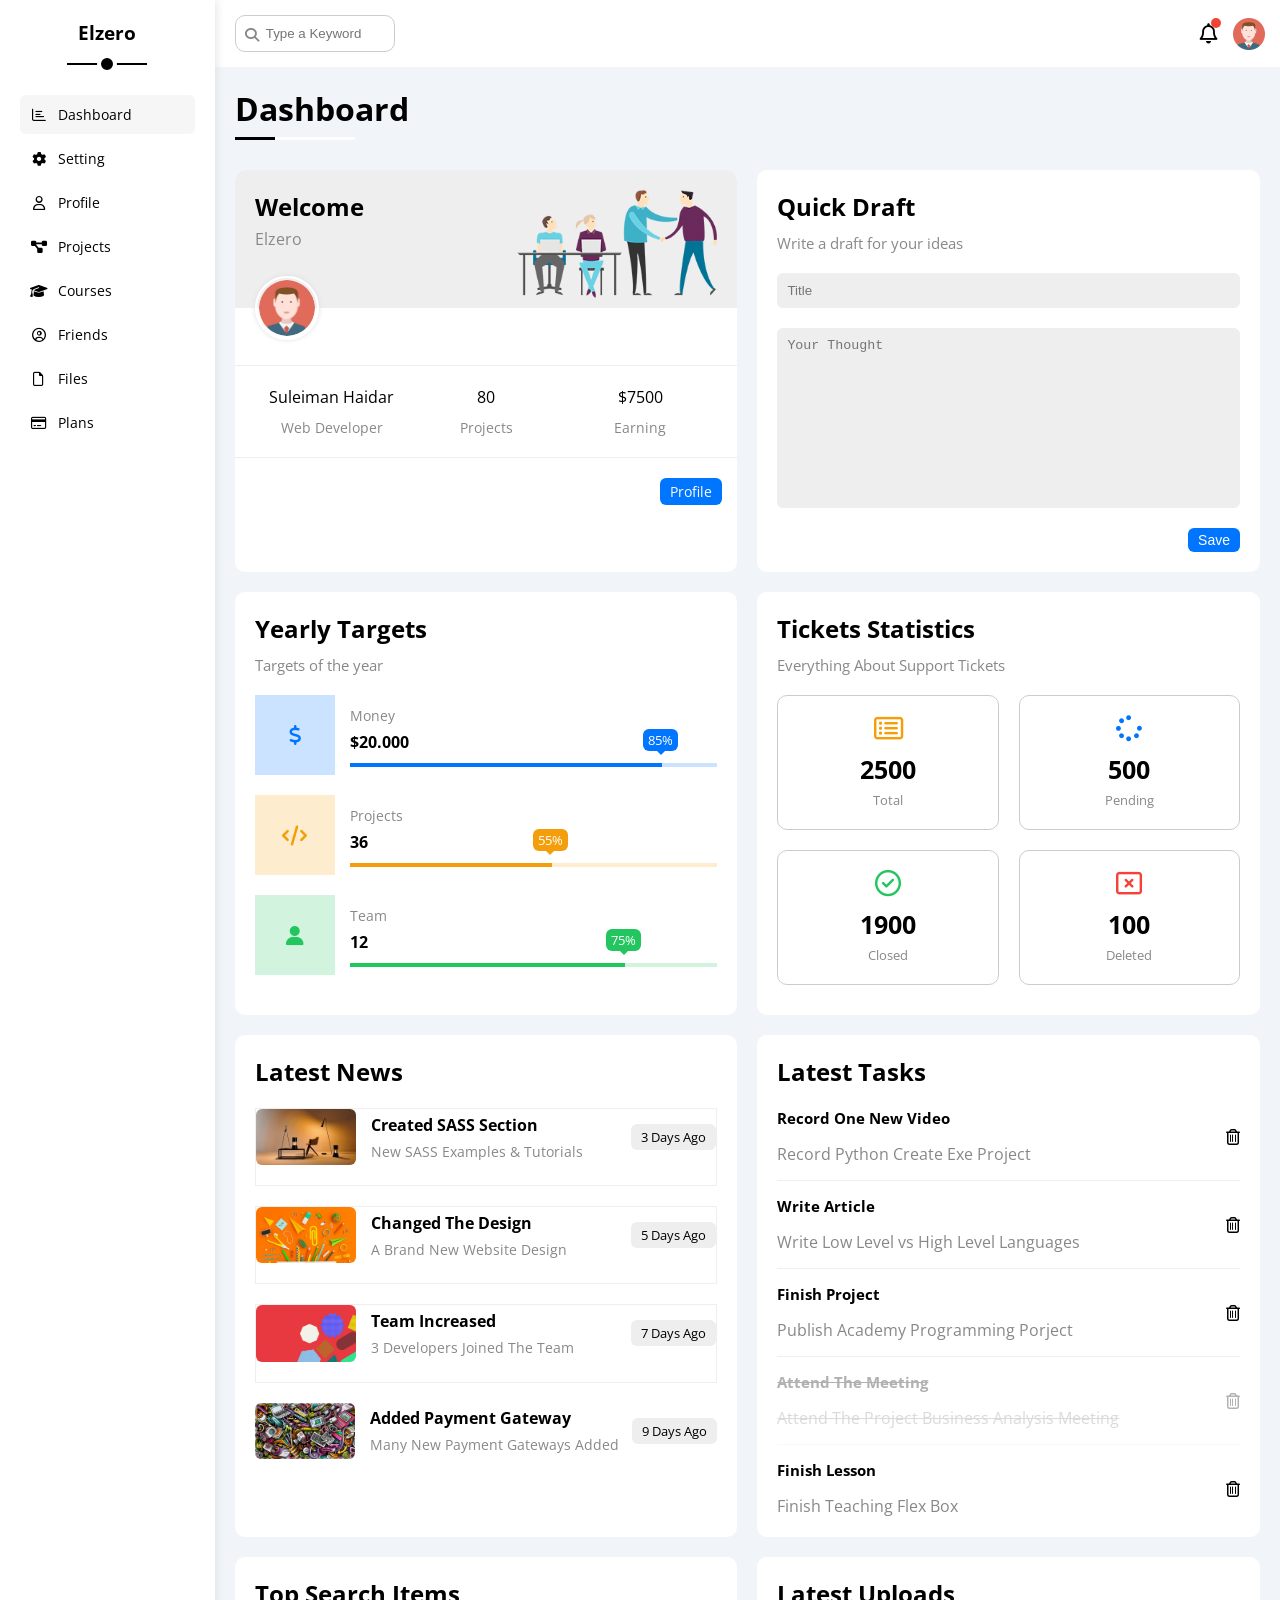
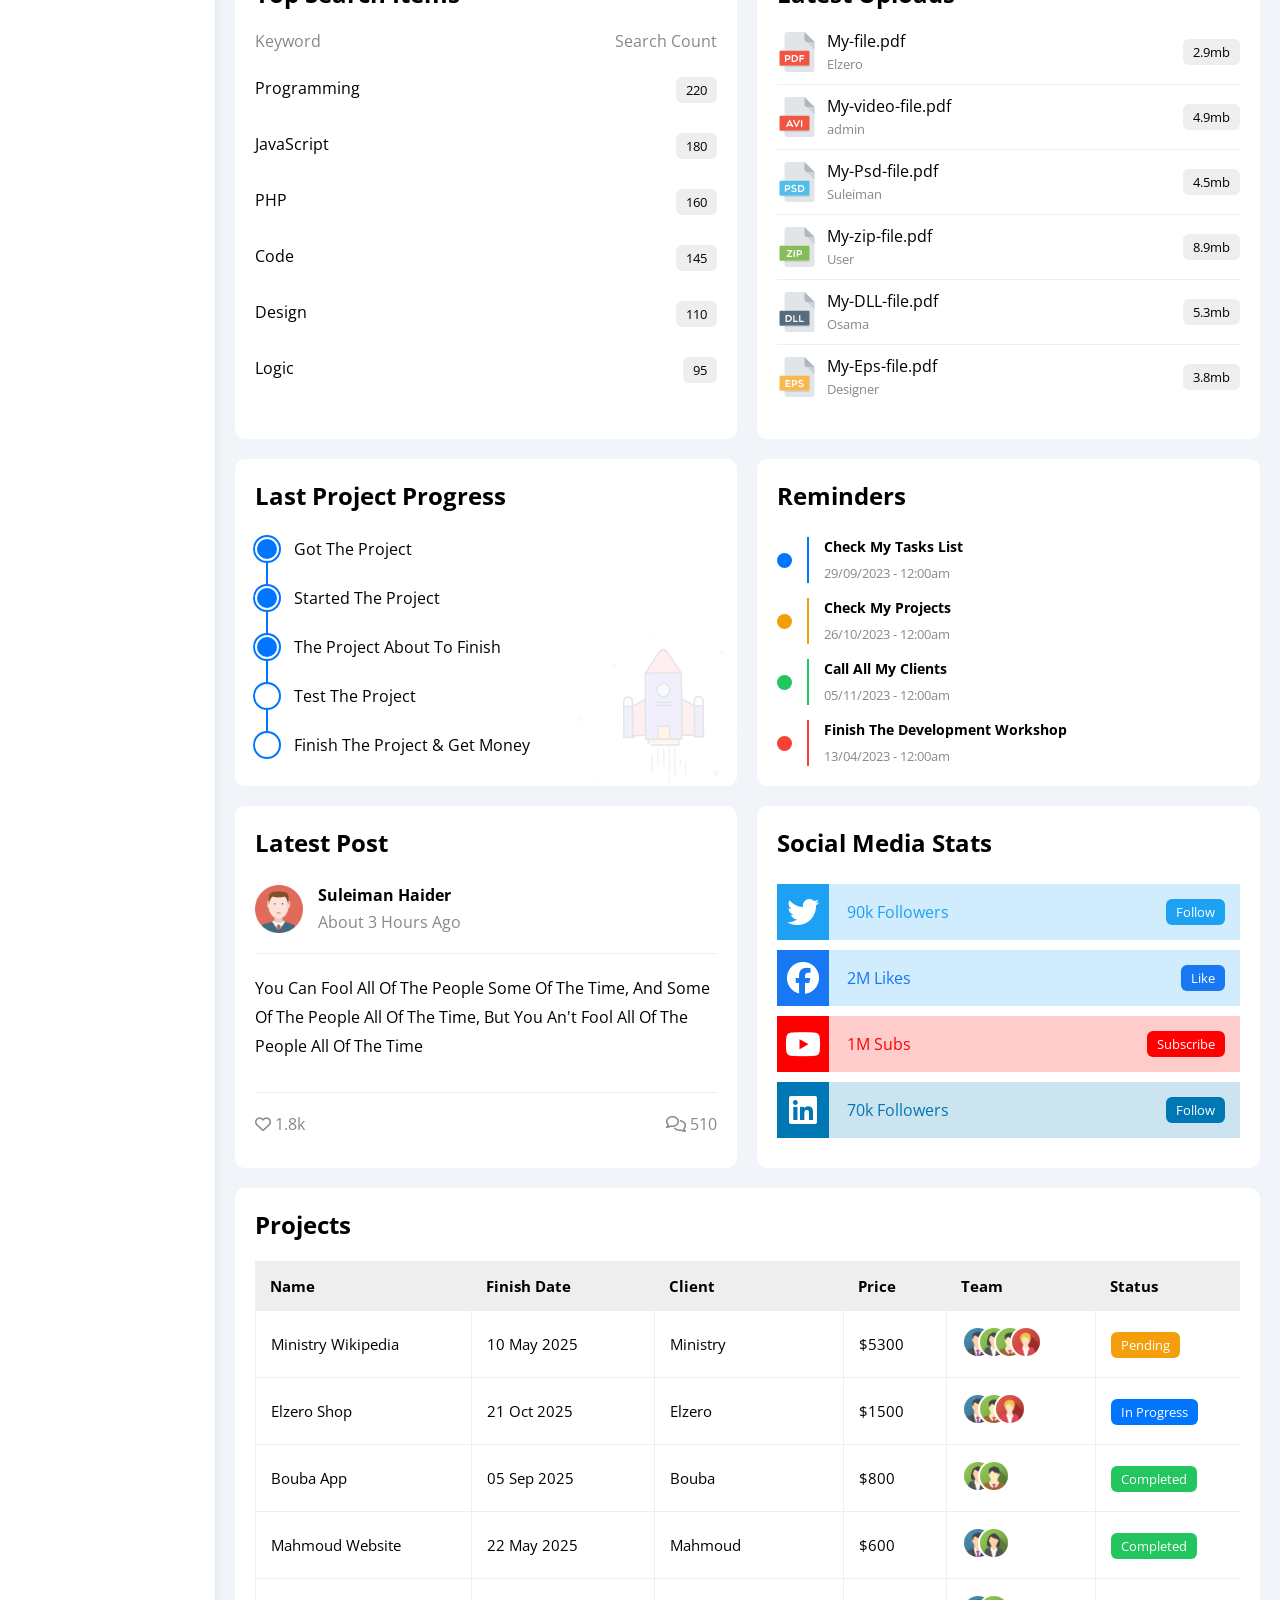
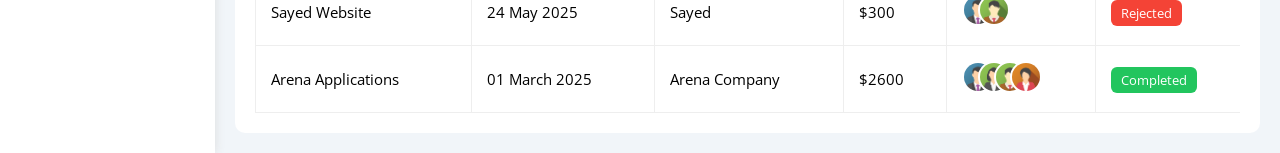
<file: Template 4 _ elzero/index.html>
<!DOCTYPE html>
<html lang="en">
  <head>
    <meta charset="UTF-8" />
    <meta http-equiv="X-UA-Compatible" content="IE=edge" />
    <meta name="viewport" content="width=device-width, initial-scale=1.0" />
    <title>Dashboard</title>
    <!-- Font Awesome file -->
    <link rel="stylesheet" href="css/all.min.css" />
    <!-- Framework file -->
    <link rel="stylesheet" href="css/framework.css" />
    <!-- Main CSS file -->
    <link rel="stylesheet" href="css/master.css" />
    <!-- Fonts file -->
    <link rel="preconnect" href="https://fonts.googleapis.com" />
    <link rel="preconnect" href="https://fonts.gstatic.com" crossorigin />
    <link
      href="https://fonts.googleapis.com/css2?family=Cairo:wght@200..1000&family=Open+Sans:ital,wght@0,300..800;1,300..800&display=swap"
      rel="stylesheet"
    />
  </head>
  <body>
    <div class="page d-flex">
      <div class="sidebar bg-white p-20 p-relative">
        <h3 class="p-relative txt-c mt-0">Elzero</h3>
        <ul>
          <li>
            <a
              class="active d-flex align-center fs-14 c-black rad-6 p-10"
              href="index.html"
            >
              <i class="fa-regular fa-chart-bar fa-fw"> </i>
              <span>Dashboard</span>
            </a>
          </li>
          <li>
            <a
              class="d-flex align-center fs-14 c-black rad-6 p-10"
              href="setting.html"
            >
              <i class="fa-solid fa-gear fa-fw"> </i>
              <span>Setting</span>
            </a>
          </li>
          <li>
            <a
              class="d-flex align-center fs-14 c-black rad-6 p-10"
              href="profile.html"
            >
              <i class="fa-regular fa-user fa-fw"> </i>
              <span>Profile</span>
            </a>
          </li>
          <li>
            <a
              class="d-flex align-center fs-14 c-black rad-6 p-10"
              href="projects.html"
            >
              <i class="fa-solid fa-diagram-project fa-fw"> </i>
              <span>Projects</span>
            </a>
          </li>
          <li>
            <a
              class="d-flex align-center fs-14 c-black rad-6 p-10"
              href="courses.html"
            >
              <i class="fa-solid fa-graduation-cap fa-fw"> </i>
              <span>Courses</span>
            </a>
          </li>
          <li>
            <a
              class="d-flex align-center fs-14 c-black rad-6 p-10"
              href="friends.html"
            >
              <i class="fa-regular fa-circle-user fa-fw"> </i>
              <span>Friends</span>
            </a>
          </li>
          <li>
            <a
              class="d-flex align-center fs-14 c-black rad-6 p-10"
              href="files.html"
            >
              <i class="fa-regular fa-file fa-fw"> </i>
              <span>Files</span>
            </a>
          </li>
          <li>
            <a
              class="d-flex align-center fs-14 c-black rad-6 p-10"
              href="plans.html"
            >
              <i class="fa-regular fa-credit-card fa-fw"> </i>
              <span>Plans</span>
            </a>
          </li>
        </ul>
      </div>
      <div class="content w-full">
        <!-- Start Head -->
        <div class="head bg-white p-15 between-flex">
          <div class="search p-relative">
            <input class="p-10" type="search" placeholder="Type a Keyword" />
          </div>
          <div class="icons d-flex align-center">
            <span class="notification p-relative">
              <i class="fa-regular fa-bell fa-lg"></i>
            </span>
            <img src="imgs/avatar.png" alt="" />
          </div>
        </div>
        <!-- End Head -->
        <h1 class="p-relative">Dashboard</h1>
        <div class="wrapper d-grid gap-20">
          <!-- Start Welcome Widget -->
          <div class="welcome bg-white rad-10 txt-c-mobile d-block-mobile">
            <div class="intro p-20 d-flex space-between bg-eee">
              <div>
                <h2 class="m-0">Welcome</h2>
                <p class="c-grey mt-5">Elzero</p>
              </div>
              <img class="hide-mobile" src="imgs/welcome.png" alt="" />
            </div>
            <img src="imgs/avatar.png" alt="" class="avatar" />
            <div class="body txt-c d-flex p-20 mt-20 mb-20 d-block-mobile">
              <div>
                Suleiman Haidar
                <span class="d-block c-grey fs-14 mt-10">Web Developer</span>
              </div>
              <div>
                80
                <span class="d-block c-grey fs-14 mt-10">Projects</span>
              </div>
              <div>
                $7500
                <span class="d-block c-grey fs-14 mt-10">Earning</span>
              </div>
            </div>
            <a
              href="profile.html"
              class="visit d-block fs-14 bg-blue c-white w-fit btn-shape"
              >Profile</a
            >
          </div>
          <!-- End Welcome Widget -->
          <!-- Start Quick Draft Widget -->
          <div class="quick-draft p-20 bg-white rad-10">
            <h2 class="mt-0 mb-10">Quick Draft</h2>
            <p class="mt-0 mb-20 c-grey fs-15">Write a draft for your ideas</p>
            <form action="">
              <input
                type="text"
                class="d-block mb-20 w-full p-10 b-none bg-eee rad-6"
                placeholder="Title"
              />
              <textarea
                class="d-block mb-20 w-full p-10 b-none bg-eee rad-6"
                placeholder="Your Thought"
              ></textarea>
              <input
                type="submit"
                class="save d-block fs-14 bg-blue c-white b-none w-fit btn-shape"
                value="Save"
              />
            </form>
          </div>
          <!-- End Quick Draft Widget -->
          <!-- Start Targets -->
          <div class="targets p-20 bg-white rad-10">
            <h2 class="mt-0 mb-10">Yearly Targets</h2>
            <p class="mt-0 mb-20 c-grey fs-15">Targets of the year</p>
            <div class="target-row mb-20 d-flex align-center blue">
              <div class="icon center-flex">
                <i class="fa-solid fa-dollar-sign fa-lg c-blue"></i>
              </div>
              <div class="details">
                <span class="fs-14 c-grey">Money</span>
                <span class="d-block mt-5 mb-10 fw-bold">$20.000</span>
                <div class="progress p-relative">
                  <span class="bg-blue blue" style="width: 85%">
                    <span class="bg-blue">85%</span>
                  </span>
                </div>
              </div>
            </div>
            <div class="target-row mb-20 d-flex align-center orange">
              <div class="icon center-flex">
                <i class="fa-solid fa-code fa-lg c-orange"></i>
              </div>
              <div class="details">
                <span class="fs-14 c-grey">Projects</span>
                <span class="d-block mt-5 mb-10 fw-bold">36</span>
                <div class="progress p-relative">
                  <span class="bg-orange orange" style="width: 55%">
                    <span class="bg-orange">55%</span>
                  </span>
                </div>
              </div>
            </div>
            <div class="target-row mb-20 d-flex align-center green">
              <div class="icon center-flex">
                <i class="fa-solid fa-user fa-lg c-green"></i>
              </div>
              <div class="details">
                <span class="fs-14 c-grey">Team</span>
                <span class="d-block mt-5 mb-10 fw-bold">12</span>
                <div class="progress p-relative">
                  <span class="bg-green green" style="width: 75%">
                    <span class="bg-green">75%</span>
                  </span>
                </div>
              </div>
            </div>
          </div>
          <!-- End Targets -->
          <!-- Start Ticket Widget -->
          <div class="tickets p-20 bg-white rad-10">
            <h2 class="mt-0 mb-10">Tickets Statistics</h2>
            <p class="mt-0 mb-20 c-grey fs-15">
              Everything About Support Tickets
            </p>
            <div class="d-flex txt-c gap-20 f-wrap">
              <div class="box p-20 rad-10 fs-13 c-grey">
                <i
                  class="fa-regular fa-rectangle-list fa-2x mb-10 c-orange"
                ></i>
                <span class="d-block c-black fw-bold fs-25 mb-5">2500</span>
                Total
              </div>
              <div class="box p-20 rad-10 fs-13 c-grey">
                <i class="fa-solid fa-spinner fa-2x mb-10 c-blue"></i>
                <span class="d-block c-black fw-bold fs-25 mb-5">500</span>
                Pending
              </div>
              <div class="box p-20 rad-10 fs-13 c-grey">
                <i class="fa-regular fa-circle-check fa-2x mb-10 c-green"></i>
                <span class="d-block c-black fw-bold fs-25 mb-5">1900</span>
                Closed
              </div>
              <div class="box p-20 rad-10 fs-13 c-grey">
                <i class="fa-regular fa-rectangle-xmark fa-2x mb-10 c-red"></i>
                <span class="d-block c-black fw-bold fs-25 mb-5">100</span>
                Deleted
              </div>
            </div>
          </div>
          <!-- End Ticket Widget -->
          <!-- Start Latest News -->
          <div class="latest-news p-20 bg-white rad-10 txt-c-mobile">
            <h2 class="mt-0 mb-20">Latest News</h2>
            <div class="news-row d-flex align-center">
              <img src="imgs/news-01.png" alt="" />
              <div class="info">
                <h3 class="">Created SASS Section</h3>
                <p class="m-0 fs-14 c-grey">New SASS Examples & Tutorials</p>
              </div>
              <div class="btn-shape bg-eee fs-13 label">3 Days Ago</div>
            </div>
            <div class="news-row d-flex align-center">
              <img src="imgs/news-02.png" alt="" />
              <div class="info">
                <h3 class="">Changed The Design</h3>
                <p class="m-0 fs-14 c-grey">A Brand New Website Design</p>
              </div>
              <div class="btn-shape bg-eee fs-13 label">5 Days Ago</div>
            </div>
            <div class="news-row d-flex align-center">
              <img src="imgs/news-03.png" alt="" />
              <div class="info">
                <h3 class="">Team Increased</h3>
                <p class="m-0 fs-14 c-grey">3 Developers Joined The Team</p>
              </div>
              <div class="btn-shape bg-eee fs-13 label">7 Days Ago</div>
            </div>
            <div class="news-row d-flex align-center">
              <img src="imgs/news-04.png" alt="" />
              <div class="info">
                <h3 class="">Added Payment Gateway</h3>
                <p class="m-0 fs-14 c-grey">Many New Payment Gateways Added</p>
              </div>
              <div class="btn-shape bg-eee fs-13 label">9 Days Ago</div>
            </div>
          </div>
          <!-- End Latest News -->
          <!-- Start Tasks  -->
          <div class="tasks p-20 bg-white rad-10">
            <h2 class="mt-0 mb-20">Latest Tasks</h2>
            <div class="task-row between-flex">
              <div class="info">
                <h3 class="mt-0 m-5 fs-15">Record One New Video</h3>
                <p class="m-0 c-grey">Record Python Create Exe Project</p>
              </div>
              <div class="fa-regular fa-trash-can delete"></div>
            </div>
            <div class="task-row between-flex">
              <div class="info">
                <h3 class="mt-0 m-5 fs-15">Write Article</h3>
                <p class="m-0 c-grey">
                  Write Low Level vs High Level Languages
                </p>
              </div>
              <div class="fa-regular fa-trash-can delete"></div>
            </div>
            <div class="task-row between-flex">
              <div class="info">
                <h3 class="mt-0 m-5 fs-15">Finish Project</h3>
                <p class="m-0 c-grey">Publish Academy Programming Porject</p>
              </div>
              <div class="fa-regular fa-trash-can delete"></div>
            </div>
            <div class="task-row between-flex done">
              <div class="info">
                <h3 class="mt-0 m-5 fs-15">Attend The Meeting</h3>
                <p class="m-0 c-grey">
                  Attend The Project Business Analysis Meeting
                </p>
              </div>
              <div class="fa-regular fa-trash-can delete"></div>
            </div>
            <div class="task-row between-flex">
              <div class="info">
                <h3 class="mt-0 m-5 fs-15">Finish Lesson</h3>
                <p class="m-0 c-grey">Finish Teaching Flex Box</p>
              </div>
              <div class="fa-regular fa-trash-can delete"></div>
            </div>
          </div>
          <!-- End Tasks  -->
          <!-- Start Top Search Word Widget -->
          <div class="search-items p-20 bg-white rad-10">
            <h2 class="mt-0 mb-20">Top Search Items</h2>
            <div class="ites-head d-flex space-between c-grey mb-10">
              <div>Keyword</div>
              <div>Search Count</div>
            </div>
            <div class="items d-flex space-between pt-15 pb-15">
              <span>Programming</span>
              <span class="bg-eee fs-13 btn-shape">220</span>
            </div>
            <div class="items d-flex space-between pt-15 pb-15">
              <span>JavaScript</span>
              <span class="bg-eee fs-13 btn-shape">180</span>
            </div>
            <div class="items d-flex space-between pt-15 pb-15">
              <span>PHP</span>
              <span class="bg-eee fs-13 btn-shape">160</span>
            </div>
            <div class="items d-flex space-between pt-15 pb-15">
              <span>Code</span>
              <span class="bg-eee fs-13 btn-shape">145</span>
            </div>
            <div class="items d-flex space-between pt-15 pb-15">
              <span>Design</span>
              <span class="bg-eee fs-13 btn-shape">110</span>
            </div>
            <div class="items d-flex space-between pt-15 pb-15">
              <span>Logic</span>
              <span class="bg-eee fs-13 btn-shape">95</span>
            </div>
          </div>
          <!-- End Top Search Word Widget -->
          <!-- Start Latest Uploads  -->
          <div class="latest-uploads p-20 bg-white rad-10">
            <h2 class="mt-0 mb-20">Latest Uploads</h2>
            <ul class="m-0">
              <li class="between-flex pb-10 mb-10">
                <div class="d-flex align-center">
                  <img class="mr-10" src="imgs/pdf.svg" alt="" />
                  <div>
                    <span class="d-block">My-file.pdf</span>
                    <span class="fs-13 c-grey">Elzero</span>
                  </div>
                </div>
                <div class="bg-eee btn-shape fs-13">2.9mb</div>
              </li>
              <li class="between-flex pb-10 mb-10">
                <div class="d-flex align-center">
                  <img class="mr-10" src="imgs/avi.svg" alt="" />
                  <div>
                    <span class="d-block">My-video-file.pdf</span>
                    <span class="fs-13 c-grey">admin</span>
                  </div>
                </div>
                <div class="bg-eee btn-shape fs-13">4.9mb</div>
              </li>
              <li class="between-flex pb-10 mb-10">
                <div class="d-flex align-center">
                  <img class="mr-10" src="imgs/psd.svg" alt="" />
                  <div>
                    <span class="d-block">My-Psd-file.pdf</span>
                    <span class="fs-13 c-grey">Suleiman</span>
                  </div>
                </div>
                <div class="bg-eee btn-shape fs-13">4.5mb</div>
              </li>
              <li class="between-flex pb-10 mb-10">
                <div class="d-flex align-center">
                  <img class="mr-10" src="imgs/zip.svg" alt="" />
                  <div>
                    <span class="d-block">My-zip-file.pdf</span>
                    <span class="fs-13 c-grey">User</span>
                  </div>
                </div>
                <div class="bg-eee btn-shape fs-13">8.9mb</div>
              </li>
              <li class="between-flex pb-10 mb-10">
                <div class="d-flex align-center">
                  <img class="mr-10" src="imgs/dll.svg" alt="" />
                  <div>
                    <span class="d-block">My-DLL-file.pdf</span>
                    <span class="fs-13 c-grey">Osama</span>
                  </div>
                </div>
                <div class="bg-eee btn-shape fs-13">5.3mb</div>
              </li>
              <li class="between-flex pb-10 mb-10">
                <div class="d-flex align-center">
                  <img class="mr-10" src="imgs/eps.svg" alt="" />
                  <div>
                    <span class="d-block">My-Eps-file.pdf</span>
                    <span class="fs-13 c-grey">Designer</span>
                  </div>
                </div>
                <div class="bg-eee btn-shape fs-13">3.8mb</div>
              </li>
            </ul>
          </div>
          <!-- End Latest Uploads Widget-->
          <!-- Start Last Project Progress Widget -->
          <div class="last-project p-20 bg-white rad-10 p-relative">
            <h2 class="mt-0 mb-20">Last Project Progress</h2>
            <ul class="m-0 p-relative">
              <li class="mt-25 d-flex align-center done">Got The Project</li>
              <li class="mt-25 d-flex align-center done">
                Started The Project
              </li>
              <li class="mt-25 d-flex align-center done">
                The Project About To Finish
              </li>
              <li class="mt-25 d-flex align-center current">
                Test The Project
              </li>
              <li class="mt-25 d-flex align-center">
                Finish The Project & Get Money
              </li>
            </ul>
            <img
              class="launch-icon hide-mobile"
              src="imgs/project.png"
              alt=""
            />
          </div>
          <!-- End Last Project Progress Widget -->
          <!-- Start Reminders Widget -->
          <div class="reminders p-20 bg-white rad-10 p-relative">
            <h2 class="mt-0 mb-25">Reminders</h2>
            <ul class="m-0">
              <li class="d-flex align-center mt-15">
                <span class="key bg-blue mr-15 d-block rad-half"></span>
                <div class="pl-15 blue">
                  <p class="fs-14 fw-bold mt-0 mb-5">Check My Tasks List</p>
                  <span class="fs-13 c-grey">29/09/2023 - 12:00am</span>
                </div>
              </li>
              <li class="d-flex align-center mt-15">
                <span class="key bg-orange mr-15 d-block rad-half"></span>
                <div class="pl-15 orange">
                  <p class="fs-14 fw-bold mt-0 mb-5">Check My Projects</p>
                  <span class="fs-13 c-grey">26/10/2023 - 12:00am</span>
                </div>
              </li>
              <li class="d-flex align-center mt-15">
                <span class="key bg-green mr-15 d-block rad-half"></span>
                <div class="pl-15 green">
                  <p class="fs-14 fw-bold mt-0 mb-5">Call All My Clients</p>
                  <span class="fs-13 c-grey">05/11/2023 - 12:00am</span>
                </div>
              </li>
              <li class="d-flex align-center mt-15">
                <span class="key bg-red mr-15 d-block rad-half"></span>
                <div class="pl-15 red">
                  <p class="fs-14 fw-bold mt-0 mb-5">
                    Finish The Development Workshop
                  </p>
                  <span class="fs-13 c-grey">13/04/2023 - 12:00am</span>
                </div>
              </li>
            </ul>
          </div>
          <!-- End Reminders Widget -->
          <!-- Start Latest Post Widget -->
          <div class="latest-post p-20 bg-white rad-10 p-relative">
            <h2 class="mt-0 mb-25">Latest Post</h2>
            <div class="top d-flex align-center">
              <img class="avatar mr-15" src="imgs/avatar.png" alt="" />
              <div class="info">
                <span class="d-block mb-5 fw-bold">Suleiman Haider</span>
                <span class="c-grey">About 3 Hours Ago</span>
              </div>
            </div>
            <div class="post-content txt-c-mobile pt-20 pb-20 mt-20 mb-20">
              You can fool all of the people some of the time, and some of the
              people all of the time, but you an't fool all of the people all of
              the time
            </div>
            <div class="post-stats between-flex c-grey">
              <div class="heart">
                <i class="fa-regular fa-heart"></i>
                <span>1.8k</span>
              </div>
              <div class="comments">
                <i class="i fa-regular fa-comments"></i>
                <span>510</span>
              </div>
            </div>
          </div>
          <!-- End Latest Post Widget -->
          <!-- Start Social Media Stats Widget -->
          <div class="social-media p-20 bg-white rad-10 p-relative">
            <h2 class="mt-0 mb-25">Social Media Stats</h2>
            <div class="box twitter p-15 p-relative mb-10 between-flex">
              <i
                class="fa-brands fa-twitter fa-2x c-white h-full center-flex"
              ></i>
              <span>90k Followers</span>
              <a class="fs-13 c-white btn-shape" href="#">Follow</a>
            </div>
            <div class="box facebook p-15 p-relative mb-10 between-flex">
              <i
                class="fa-brands fa-facebook fa-2x c-white h-full center-flex"
              ></i>
              <span>2M Likes</span>
              <a class="fs-13 c-white btn-shape" href="#">Like</a>
            </div>
            <div class="box youtube p-15 p-relative mb-10 between-flex">
              <i
                class="fa-brands fa-youtube fa-2x c-white h-full center-flex"
              ></i>
              <span>1M Subs</span>
              <a class="fs-13 c-white btn-shape" href="#">Subscribe</a>
            </div>
            <div class="box linkedin p-15 p-relative mb-10 between-flex">
              <i
                class="fa-brands fa-linkedin fa-2x c-white h-full center-flex"
              ></i>
              <span>70k Followers</span>
              <a class="fs-13 c-white btn-shape" href="#">Follow</a>
            </div>
          </div>
          <!-- End Social Media Stats Widget -->
        </div>
        <!-- Start Projects Table -->
        <div class="projects p-20 bg-white rad-10 m-20">
          <h2 class="mt-0 mb-20">Projects</h2>
          <div class="responsive-table">
            <table class="fs-15 w-full">
              <thead>
                <tr>
                  <td>Name</td>
                  <td>Finish Date</td>
                  <td>Client</td>
                  <td>Price</td>
                  <td>Team</td>
                  <td>Status</td>
                </tr>
              </thead>
              <tbody>
                <tr>
                  <td>Ministry Wikipedia</td>
                  <td>10 May 2025</td>
                  <td>Ministry</td>
                  <td>$5300</td>
                  <td>
                    <img src="imgs/team-01.png" alt="">
                    <img src="imgs/team-02.png" alt="">
                    <img src="imgs/team-03.png" alt="">
                    <img src="imgs/team-05.png" alt="">
                  </td>
                  <td>
                    <span class="label btn-shape bg-orange c-white">Pending</span>
                  </td>
                </tr>
                <tr>
                  <td>Elzero Shop</td>
                  <td>21 Oct 2025</td>
                  <td>Elzero</td>
                  <td>$1500</td>
                  <td>
                    <img src="imgs/team-01.png" alt="">
                    <img src="imgs/team-03.png" alt="">
                    <img src="imgs/team-05.png" alt="">
                  </td>
                  <td>
                    <span class="label btn-shape bg-blue c-white">In Progress</span>
                  </td>
                </tr>
                <tr>
                  <td>Bouba App</td>
                  <td>05 Sep 2025</td>
                  <td>Bouba</td>
                  <td>$800</td>
                  <td>
                    <img src="imgs/team-02.png" alt="">
                    <img src="imgs/team-03.png" alt="">
                  </td>
                  <td>
                    <span class="label btn-shape bg-green c-white">Completed</span>
                  </td>
                </tr>
                <tr>
                  <td>Mahmoud Website</td>
                  <td>22 May 2025</td>
                  <td>Mahmoud</td>
                  <td>$600</td>
                  <td>
                    <img src="imgs/team-01.png" alt="">
                    <img src="imgs/team-02.png" alt="">
                  </td>
                  <td>
                    <span class="label btn-shape bg-green c-white">Completed</span>
                  </td>
                </tr>
                <tr>
                  <td>Sayed Website</td>
                  <td>24 May 2025</td>
                  <td>Sayed</td>
                  <td>$300</td>
                  <td>
                    <img src="imgs/team-01.png" alt="">
                    <img src="imgs/team-03.png" alt="">
                  </td>
                  <td>
                    <span class="label btn-shape bg-red c-white">Rejected</span>
                  </td>
                </tr>
                <tr>
                  <td>Arena Applications</td>
                  <td>01 March 2025</td>
                  <td>Arena Company</td>
                  <td>$2600</td>
                  <td>
                    <img src="imgs/team-01.png" alt="">
                    <img src="imgs/team-02.png" alt="">
                    <img src="imgs/team-03.png" alt="">
                    <img src="imgs/team-04.png" alt="">
                  </td>
                  <td>
                    <span class="label btn-shape bg-green c-white">Completed</span>
                  </td>
                </tr>
              </tbody>
            </table>
        </div>
        <!-- End Projects Table -->
      </div>
    </div>
  </body> 
</html>
</file>
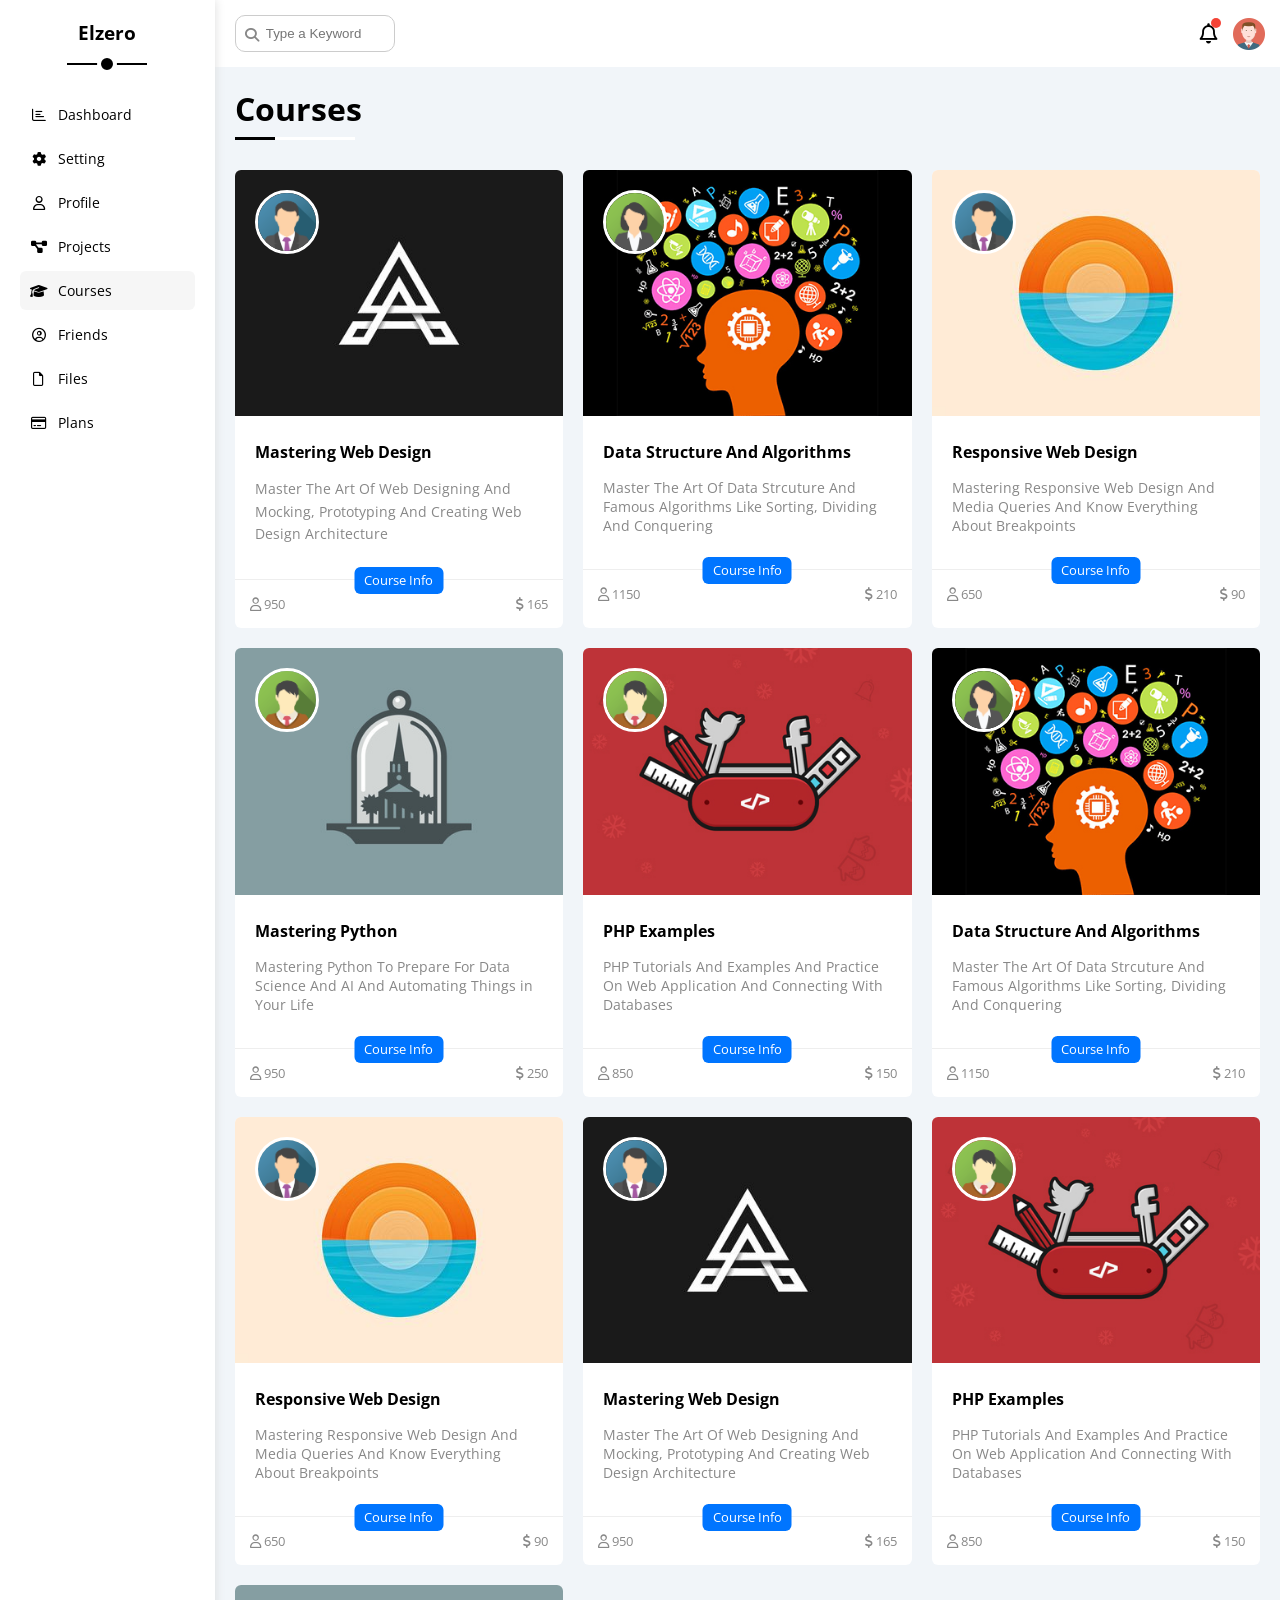
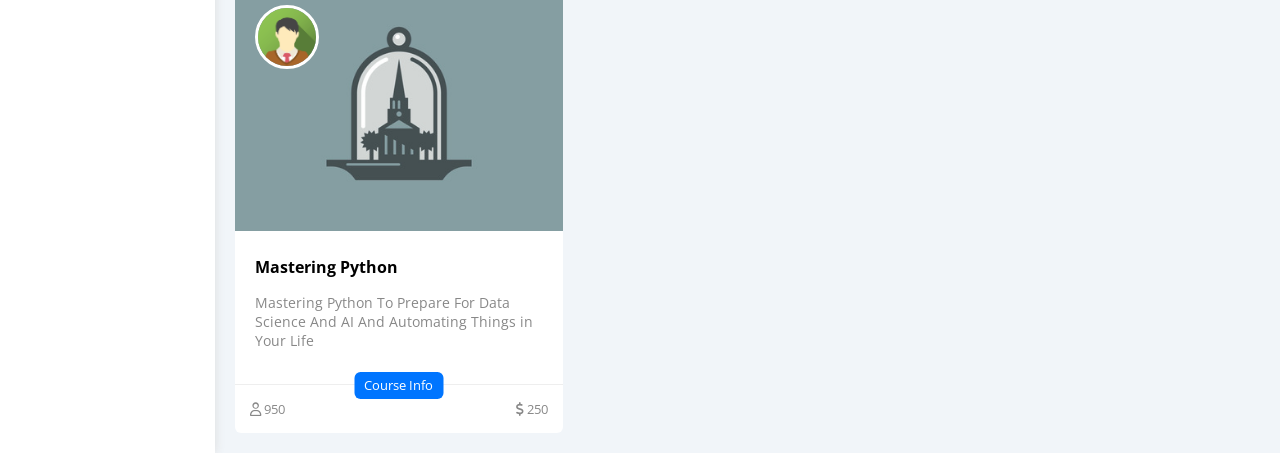
<file: Template 4 _ elzero/courses.html>
<!DOCTYPE html>
<html lang="en">
  <head>
    <meta charset="UTF-8" />
    <meta http-equiv="X-UA-Compatible" content="IE=edge" />
    <meta name="viewport" content="width=device-width, initial-scale=1.0" />
    <title>Courses</title>
    <link rel="stylesheet" href="css/all.min.css" />
    <link rel="stylesheet" href="css/framework.css" />
    <link rel="stylesheet" href="css/master.css" />
    <link rel="preconnect" href="https://fonts.googleapis.com" />
    <link rel="preconnect" href="https://fonts.gstatic.com" crossorigin />
    <link
      href="https://fonts.googleapis.com/css2?family=Cairo:wght@200..1000&family=Open+Sans:ital,wght@0,300..800;1,300..800&display=swap"
      rel="stylesheet"
    />
  </head>
  <body>
    <div class="page d-flex">
      <div class="sidebar bg-white p-20 p-relative">
        <h3 class="p-relative txt-c mt-0">Elzero</h3>
        <ul>
          <li>
            <a
              class="d-flex align-center fs-14 c-black rad-6 p-10"
              href="index.html"
            >
              <i class="fa-regular fa-chart-bar fa-fw"> </i>
              <span>Dashboard</span>
            </a>
          </li>
          <li>
            <a
              class="d-flex align-center fs-14 c-black rad-6 p-10"
              href="setting.html"
            >
              <i class="fa-solid fa-gear fa-fw"> </i>
              <span>Setting</span>
            </a>
          </li>
          <li>
            <a
              class="d-flex align-center fs-14 c-black rad-6 p-10"
              href="profile.html"
            >
              <i class="fa-regular fa-user fa-fw"> </i>
              <span>Profile</span>
            </a>
          </li>
          <li>
            <a
              class="d-flex align-center fs-14 c-black rad-6 p-10"
              href="projects.html"
            >
              <i class="fa-solid fa-diagram-project fa-fw"> </i>
              <span>Projects</span>
            </a>
          </li>
          <li>
            <a
              class="active d-flex align-center fs-14 c-black rad-6 p-10"
              href="courses.html"
            >
              <i class="fa-solid fa-graduation-cap fa-fw"> </i>
              <span>Courses</span>
            </a>
          </li>
          <li>
            <a
              class="d-flex align-center fs-14 c-black rad-6 p-10"
              href="friends.html"
            >
              <i class="fa-regular fa-circle-user fa-fw"> </i>
              <span>Friends</span>
            </a>
          </li>
          <li>
            <a
              class="d-flex align-center fs-14 c-black rad-6 p-10"
              href="files.html"
            >
              <i class="fa-regular fa-file fa-fw"> </i>
              <span>Files</span>
            </a>
          </li>
          <li>
            <a
              class="d-flex align-center fs-14 c-black rad-6 p-10"
              href="plans.html"
            >
              <i class="fa-regular fa-credit-card fa-fw"> </i>
              <span>Plans</span>
            </a>
          </li>
        </ul>
      </div>
      <div class="content w-full">
        <!-- Start Head -->
        <div class="head bg-white p-15 between-flex">
          <div class="search p-relative">
            <input class="p-10" type="search" placeholder="Type a Keyword" />
          </div>
          <div class="icons d-flex align-center">
            <span class="notification p-relative">
              <i class="fa-regular fa-bell fa-lg"></i>
            </span>
            <img src="imgs/avatar.png" alt="" />
          </div>
        </div>
        <!-- End Head -->
        <h1 class="p-relative">Courses</h1>
        <div class="courses-page d-grid m-20 gap-20">
          <div class="course bg-white rad-6 p-relative">
            <img class="cover" src="imgs/course-01.jpg" alt="">
            <img class="instructor" src="imgs/team-01.png" alt="">
            <div class="p-20">
              <h4 class="m-0">Mastering Web Design</h4>
              <p class="description c-grey mt-15 fs-14">Master The Art Of Web Designing And Mocking, Prototyping And Creating Web Design Architecture</p>
            </div>
            <div class="info p-15 p-relative between-flex">
              <span class="title bg-blue c-white btn-shape">Course Info</span>
              <span class="c-grey">
                <i class="fa-regular fa-user"></i>
                950
              </span>
              <span class="c-grey">
                <i class="fa-solid fa-dollar-sign"></i>
                165
              </span>
            </div>
          </div> 
          <div class="course bg-white rad-6 p-relative">
            <img class="cover" src="imgs/course-02.jpg" alt="">
            <img class="instructor" src="imgs/team-02.png" alt="">
            <div class="p-20">
              <h4 class="m-0">Data Structure And Algorithms</h4>
              <p class="descripotion c-grey mt-15 fs-14">Master The Art Of Data Strcuture And Famous Algorithms Like Sorting, Dividing And Conquering</p>
            </div>
            <div class="info p-15 p-relative between-flex">
              <span class="title bg-blue c-white btn-shape">Course Info</span>
              <span class="c-grey">
                <i class="fa-regular fa-user"></i>
                1150
              </span>
              <span class="c-grey">
                <i class="fa-solid fa-dollar-sign"></i>
                210
              </span>
            </div>
          </div> 
          <div class="course bg-white rad-6 p-relative">
            <img class="cover" src="imgs/course-03.jpg" alt="">
            <img class="instructor" src="imgs/team-01.png" alt="">
            <div class="p-20">
              <h4 class="m-0">Responsive Web Design</h4>
              <p class="descripotion c-grey mt-15 fs-14">Mastering Responsive Web Design And Media Queries And Know Everything About Breakpoints</p>
            </div>
            <div class="info p-15 p-relative between-flex">
              <span class="title bg-blue c-white btn-shape">Course Info</span>
              <span class="c-grey">
                <i class="fa-regular fa-user"></i>
                650
              </span>
              <span class="c-grey">
                <i class="fa-solid fa-dollar-sign"></i>
                90
              </span>
            </div>
          </div> 
          <div class="course bg-white rad-6 p-relative">
            <img class="cover" src="imgs/course-04.jpg" alt="">
            <img class="instructor" src="imgs/team-03.png" alt="">
            <div class="p-20">
              <h4 class="m-0">Mastering Python</h4>
              <p class="descripotion c-grey mt-15 fs-14">Mastering Python To Prepare For Data Science And AI And Automating Things in Your Life</p>
            </div>
            <div class="info p-15 p-relative between-flex">
              <span class="title bg-blue c-white btn-shape">Course Info</span>
              <span class="c-grey">
                <i class="fa-regular fa-user"></i>
                950
              </span>
              <span class="c-grey">
                <i class="fa-solid fa-dollar-sign"></i>
                250
              </span>
            </div>
          </div> 
          <div class="course bg-white rad-6 p-relative">
            <img class="cover" src="imgs/course-05.jpg" alt="">
            <img class="instructor" src="imgs/team-03.png" alt="">
            <div class="p-20">
              <h4 class="m-0">PHP Examples</h4>
              <p class="descripotion c-grey mt-15 fs-14">PHP Tutorials And Examples And Practice On Web Application And Connecting With Databases</p>
            </div>
            <div class="info p-15 p-relative between-flex">
              <span class="title bg-blue c-white btn-shape">Course Info</span>
              <span class="c-grey">
                <i class="fa-regular fa-user"></i>
                850
              </span>
              <span class="c-grey">
                <i class="fa-solid fa-dollar-sign"></i>
                150
              </span>
            </div>
          </div> 
          <div class="course bg-white rad-6 p-relative">
            <img class="cover" src="imgs/course-02.jpg" alt="">
            <img class="instructor" src="imgs/team-02.png" alt="">
            <div class="p-20">
              <h4 class="m-0">Data Structure And Algorithms</h4>
              <p class="descripotion c-grey mt-15 fs-14">Master The Art Of Data Strcuture And Famous Algorithms Like Sorting, Dividing And Conquering</p>
            </div>
            <div class="info p-15 p-relative between-flex">
              <span class="title bg-blue c-white btn-shape">Course Info</span>
              <span class="c-grey">
                <i class="fa-regular fa-user"></i>
                1150
              </span>
              <span class="c-grey">
                <i class="fa-solid fa-dollar-sign"></i>
                210
              </span>
            </div>
          </div> 
          <div class="course bg-white rad-6 p-relative">
            <img class="cover" src="imgs/course-03.jpg" alt="">
            <img class="instructor" src="imgs/team-01.png" alt="">
            <div class="p-20">
              <h4 class="m-0">Responsive Web Design</h4>
              <p class="descripotion c-grey mt-15 fs-14">Mastering Responsive Web Design And Media Queries And Know Everything About Breakpoints</p>
            </div>
            <div class="info p-15 p-relative between-flex">
              <span class="title bg-blue c-white btn-shape">Course Info</span>
              <span class="c-grey">
                <i class="fa-regular fa-user"></i>
                650
              </span>
              <span class="c-grey">
                <i class="fa-solid fa-dollar-sign"></i>
                90
              </span>
            </div>
          </div>
          <div class="course bg-white rad-6 p-relative">
            <img class="cover" src="imgs/course-01.jpg" alt="">
            <img class="instructor" src="imgs/team-01.png" alt="">
            <div class="p-20">
              <h4 class="m-0">Mastering Web Design</h4>
              <p class="descripotion c-grey mt-15 fs-14">Master The Art Of Web Designing And Mocking, Prototyping And Creating Web Design Architecture</p>
            </div>
            <div class="info p-15 p-relative between-flex">
              <span class="title bg-blue c-white btn-shape">Course Info</span>
              <span class="c-grey">
                <i class="fa-regular fa-user"></i>
                950
              </span>
              <span class="c-grey">
                <i class="fa-solid fa-dollar-sign"></i>
                165
              </span>
            </div>
          </div> 
          <div class="course bg-white rad-6 p-relative">
            <img class="cover" src="imgs/course-05.jpg" alt="">
            <img class="instructor" src="imgs/team-03.png" alt="">
            <div class="p-20">
              <h4 class="m-0">PHP Examples</h4>
              <p class="descripotion c-grey mt-15 fs-14">PHP Tutorials And Examples And Practice On Web Application And Connecting With Databases</p>
            </div>
            <div class="info p-15 p-relative between-flex">
              <span class="title bg-blue c-white btn-shape">Course Info</span>
              <span class="c-grey">
                <i class="fa-regular fa-user"></i>
                850
              </span>
              <span class="c-grey">
                <i class="fa-solid fa-dollar-sign"></i>
                150
              </span>
            </div>
          </div> 
          <div class="course bg-white rad-6 p-relative">
            <img class="cover" src="imgs/course-04.jpg" alt="">
            <img class="instructor" src="imgs/team-03.png" alt="">
            <div class="p-20">
              <h4 class="m-0">Mastering Python</h4>
              <p class="descripotion c-grey mt-15 fs-14">Mastering Python To Prepare For Data Science And AI And Automating Things in Your Life</p>
            </div>
            <div class="info p-15 p-relative between-flex">
              <span class="title bg-blue c-white btn-shape">Course Info</span>
              <span class="c-grey">
                <i class="fa-regular fa-user"></i>
                950
              </span>
              <span class="c-grey">
                <i class="fa-solid fa-dollar-sign"></i>
                250
              </span>
            </div>
          </div> 
        </div>
    </div>
  </body> 
</html>
</file>
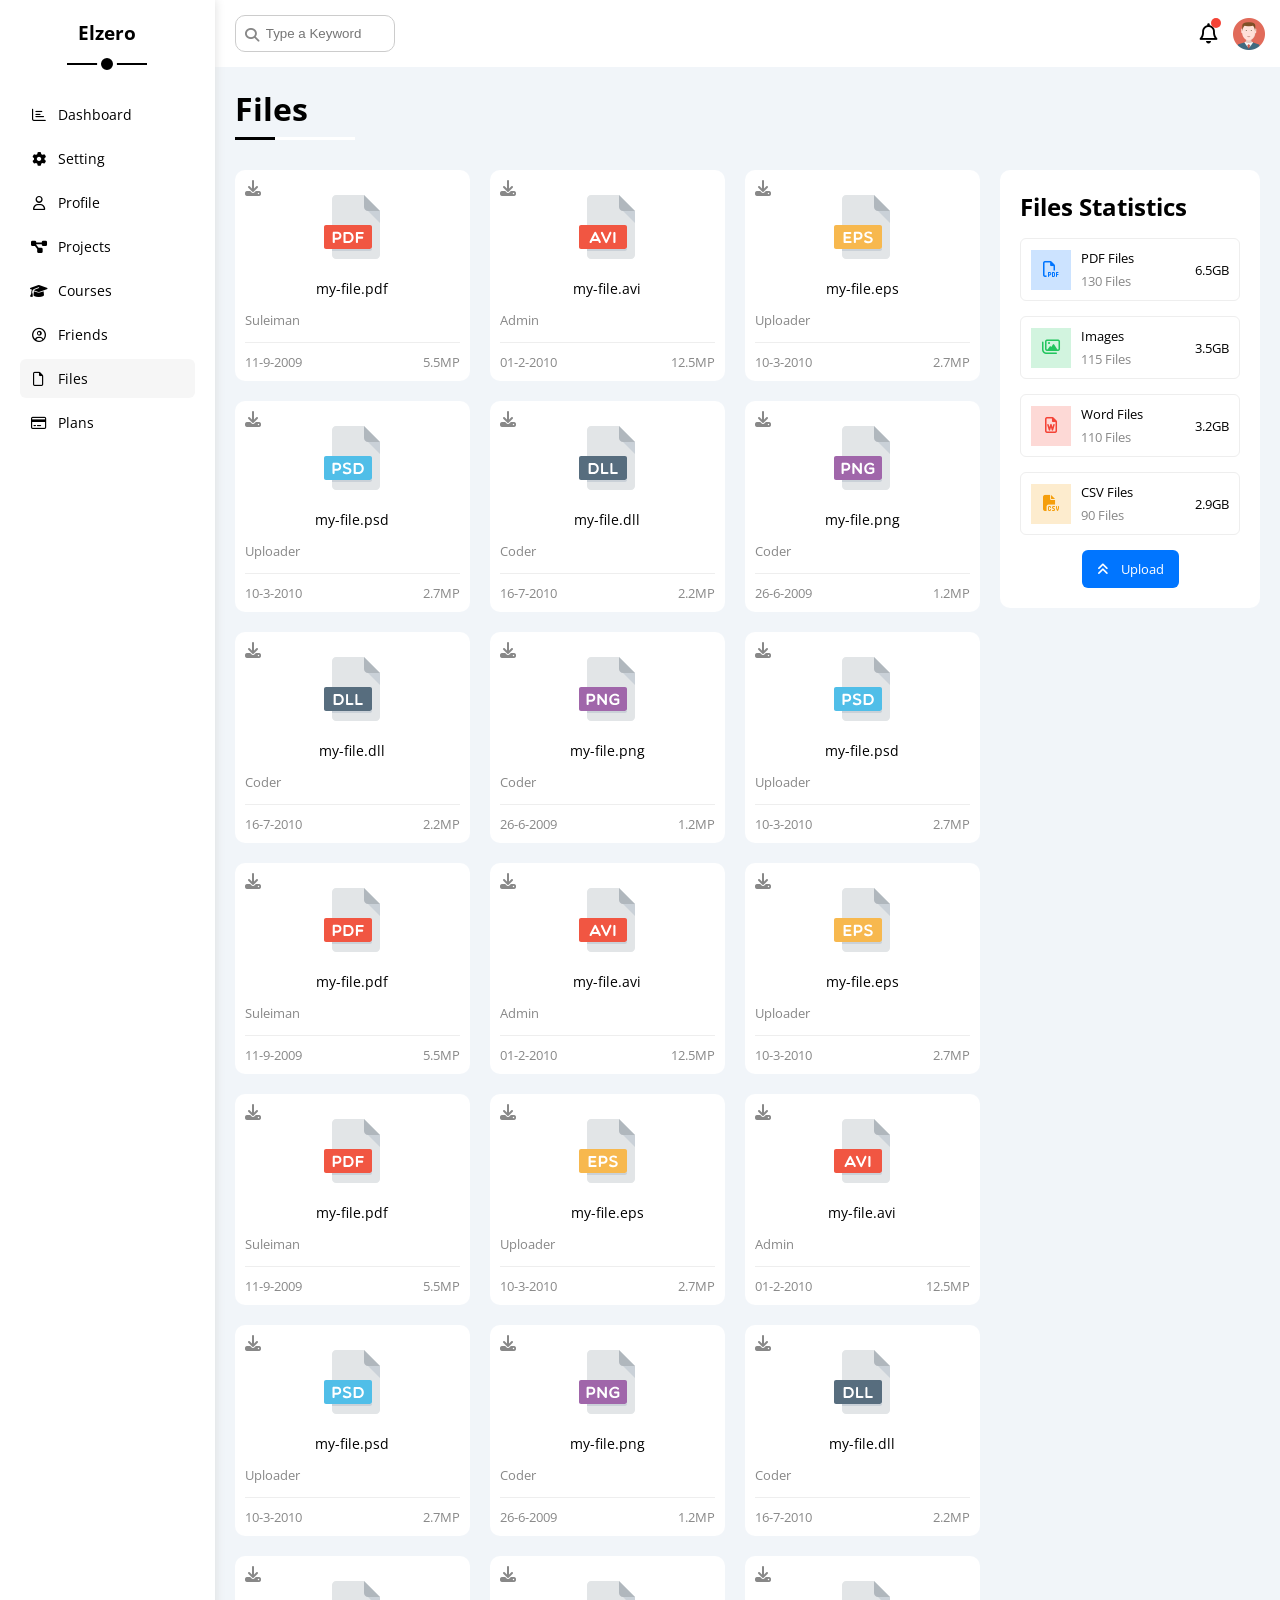
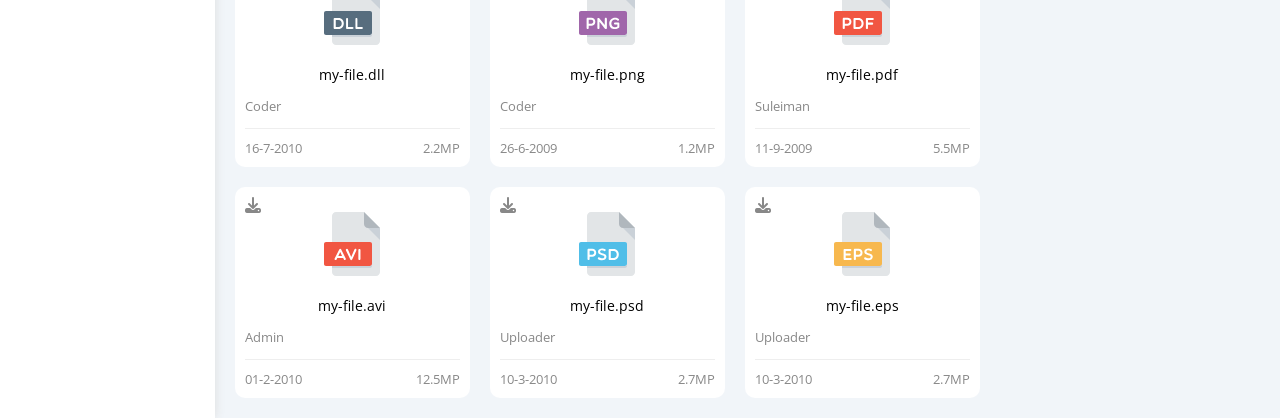
<file: Template 4 _ elzero/files.html>
<!DOCTYPE html>
<html lang="en">
  <head>
    <meta charset="UTF-8" />
    <meta http-equiv="X-UA-Compatible" content="IE=edge" />
    <meta name="viewport" content="width=device-width, initial-scale=1.0" />
    <title>Files</title>
    <link rel="stylesheet" href="css/all.min.css" />
    <link rel="stylesheet" href="css/framework.css" />
    <link rel="stylesheet" href="css/master.css" />
    <link rel="preconnect" href="https://fonts.googleapis.com" />
    <link rel="preconnect" href="https://fonts.gstatic.com" crossorigin />
    <link
      href="https://fonts.googleapis.com/css2?family=Cairo:wght@200..1000&family=Open+Sans:ital,wght@0,300..800;1,300..800&display=swap"
      rel="stylesheet"
    />
  </head>
  <body>
    <div class="page d-flex">
      <div class="sidebar bg-white p-20 p-relative">
        <h3 class="p-relative txt-c mt-0">Elzero</h3>
        <ul>
          <li>
            <a
              class="d-flex align-center fs-14 c-black rad-6 p-10"
              href="index.html"
            >
              <i class="fa-regular fa-chart-bar fa-fw"> </i>
              <span>Dashboard</span>
            </a>
          </li>
          <li>
            <a
              class="d-flex align-center fs-14 c-black rad-6 p-10"
              href="setting.html"
            >
              <i class="fa-solid fa-gear fa-fw"> </i>
              <span>Setting</span>
            </a>
          </li>
          <li>
            <a
              class="d-flex align-center fs-14 c-black rad-6 p-10"
              href="profile.html"
            >
              <i class="fa-regular fa-user fa-fw"> </i>
              <span>Profile</span>
            </a>
          </li>
          <li>
            <a
              class="d-flex align-center fs-14 c-black rad-6 p-10"
              href="projects.html"
            >
              <i class="fa-solid fa-diagram-project fa-fw"> </i>
              <span>Projects</span>
            </a>
          </li>
          <li>
            <a
              class="d-flex align-center fs-14 c-black rad-6 p-10"
              href="courses.html"
            >
              <i class="fa-solid fa-graduation-cap fa-fw"> </i>
              <span>Courses</span>
            </a>
          </li>
          <li>
            <a
              class="d-flex align-center fs-14 c-black rad-6 p-10"
              href="friends.html"
            >
              <i class="fa-regular fa-circle-user fa-fw"> </i>
              <span>Friends</span>
            </a>
          </li>
          <li>
            <a
              class="active d-flex align-center fs-14 c-black rad-6 p-10"
              href="files.html"
            >
              <i class="fa-regular fa-file fa-fw"> </i>
              <span>Files</span>
            </a>
          </li>
          <li>
            <a
              class="d-flex align-center fs-14 c-black rad-6 p-10"
              href="plans.html"
            >
              <i class="fa-regular fa-credit-card fa-fw"> </i>
              <span>Plans</span>
            </a>
          </li>
        </ul>
      </div>
      <div class="content w-full">
      <!-- Start Head -->
      <div class="head bg-white p-15 between-flex">
        <div class="search p-relative">
          <input class="p-10" type="search" placeholder="Type a Keyword" />
        </div>
        <div class="icons d-flex align-center">
          <span class="notification p-relative">
            <i class="fa-regular fa-bell fa-lg"></i>
          </span>
          <img src="imgs/avatar.png" alt="" />
        </div>
      </div>
      <!-- End Head -->
      <h1 class="p-relative">Files</h1>
      <div class="files-page d-flex m-20 gap-20">
        <div class="files-stats p-20 bg-white rad-10">
          <h2 class="mt-0 mb-15 txt-c-mobile">Files Statistics</h2>
          <div class="d-flex align-center border-eee p-10 rad-6 mb-15 fs-13">
            <i class="fa-regular fa-file-pdf fa-lg blue center-flex c-blue icon"></i>
            <div class="info ">
              <span>PDF Files</span>
              <span class="c-grey d-block mt-5">130 Files</span>
            </div>
            <div class="size">6.5GB</div>
          </div>
          <div class="d-flex align-center border-eee p-10 rad-6 mb-15 fs-13">
            <i class="fa-regular fa-images fa-lg green center-flex c-green icon"></i>
            <div class="info ">
              <span>Images</span>
              <span class="c-grey d-block mt-5">115 Files</span>
            </div>
            <div class="size">3.5GB</div>
          </div>
          <div class="d-flex align-center border-eee p-10 rad-6 mb-15 fs-13">
            <i class="fa-regular fa-file-word fa-lg red center-flex c-red icon"></i>
            <div class="info ">
              <span>Word Files</span>
              <span class="c-grey d-block mt-5">110 Files</span>
            </div>
            <div class="size">3.2GB</div>
          </div>
          <div class="d-flex align-center border-eee p-10 rad-6 mb-15 fs-13">
            <i class="fa-solid fa-file-csv fa-lg orange center-flex c-orange icon"></i>
            <div class="info ">
              <span>CSV Files</span>
              <span class="c-grey d-block mt-5">90 Files</span>
            </div>
            <div class="size">2.9GB</div>
          </div>
          <a class="upload bg-blue c-white fs-13 rad-6 d-block w-fit btn-shape" href="#">
            <i class="fa-solid fa-angles-up mr-10"></i>
            Upload
          </a>
        </div>
        <div class="files-content d-grid gap-20">
          <div class="file bg-white p-10 rad-10">
            <i class="fa-solid fa-download c-grey p-absolute"></i>
            <div class="icon txt-c">
              <img class="mt-15 mb-15" src="imgs/pdf.svg" alt="">
            </div>
            <div class="txt-c mb-10 fs-14">my-file.pdf</div>
            <p class="c-grey fs-13">Suleiman</p>
            <div class="info between-flex mt-10 pt-10 fs-13 c-grey">
              <span>11-9-2009</span>
              <span>5.5MP</span>
            </div>
          </div>
          <div class="file bg-white p-10 rad-10">
            <i class="fa-solid fa-download c-grey p-absolute"></i>
            <div class="icon txt-c">
              <img class="mt-15 mb-15" src="imgs/avi.svg" alt="">
            </div>
            <div class="txt-c mb-10 fs-14">my-file.avi</div>
            <p class="c-grey fs-13">Admin</p>
            <div class="info between-flex mt-10 pt-10 fs-13 c-grey">
              <span>01-2-2010</span>
              <span>12.5MP</span>
            </div>
          </div>
          <div class="file bg-white p-10 rad-10">
            <i class="fa-solid fa-download c-grey p-absolute"></i>
            <div class="icon txt-c">
              <img class="mt-15 mb-15" src="imgs/eps.svg" alt="">
            </div>
            <div class="txt-c mb-10 fs-14">my-file.eps</div>
            <p class="c-grey fs-13">Uploader</p>
            <div class="info between-flex mt-10 pt-10 fs-13 c-grey">
              <span>10-3-2010</span>
              <span>2.7MP</span>
            </div>
          </div>
          <div class="file bg-white p-10 rad-10">
            <i class="fa-solid fa-download c-grey p-absolute"></i>
            <div class="icon txt-c">
              <img class="mt-15 mb-15" src="imgs/psd.svg" alt="">
            </div>
            <div class="txt-c mb-10 fs-14">my-file.psd</div>
            <p class="c-grey fs-13">Uploader</p>
            <div class="info between-flex mt-10 pt-10 fs-13 c-grey">
              <span>10-3-2010</span>
              <span>2.7MP</span>
            </div>
          </div>
          <div class="file bg-white p-10 rad-10">
            <i class="fa-solid fa-download c-grey p-absolute"></i>
            <div class="icon txt-c">
              <img class="mt-15 mb-15" src="imgs/dll.svg" alt="">
            </div>
            <div class="txt-c mb-10 fs-14">my-file.dll</div>
            <p class="c-grey fs-13">Coder</p>
            <div class="info between-flex mt-10 pt-10 fs-13 c-grey">
              <span>16-7-2010</span>
              <span>2.2MP</span>
            </div>
          </div>
          <div class="file bg-white p-10 rad-10">
            <i class="fa-solid fa-download c-grey p-absolute"></i>
            <div class="icon txt-c">
              <img class="mt-15 mb-15" src="imgs/png.svg" alt="">
            </div>
            <div class="txt-c mb-10 fs-14">my-file.png</div>
            <p class="c-grey fs-13">Coder</p>
            <div class="info between-flex mt-10 pt-10 fs-13 c-grey">
              <span>26-6-2009</span>
              <span>1.2MP</span>
            </div>
          </div>
          <div class="file bg-white p-10 rad-10">
            <i class="fa-solid fa-download c-grey p-absolute"></i>
            <div class="icon txt-c">
              <img class="mt-15 mb-15" src="imgs/dll.svg" alt="">
            </div>
            <div class="txt-c mb-10 fs-14">my-file.dll</div>
            <p class="c-grey fs-13">Coder</p>
            <div class="info between-flex mt-10 pt-10 fs-13 c-grey">
              <span>16-7-2010</span>
              <span>2.2MP</span>
            </div>
          </div>
          <div class="file bg-white p-10 rad-10">
            <i class="fa-solid fa-download c-grey p-absolute"></i>
            <div class="icon txt-c">
              <img class="mt-15 mb-15" src="imgs/png.svg" alt="">
            </div>
            <div class="txt-c mb-10 fs-14">my-file.png</div>
            <p class="c-grey fs-13">Coder</p>
            <div class="info between-flex mt-10 pt-10 fs-13 c-grey">
              <span>26-6-2009</span>
              <span>1.2MP</span>
            </div>
          </div>
          <div class="file bg-white p-10 rad-10">
            <i class="fa-solid fa-download c-grey p-absolute"></i>
            <div class="icon txt-c">
              <img class="mt-15 mb-15" src="imgs/psd.svg" alt="">
            </div>
            <div class="txt-c mb-10 fs-14">my-file.psd</div>
            <p class="c-grey fs-13">Uploader</p>
            <div class="info between-flex mt-10 pt-10 fs-13 c-grey">
              <span>10-3-2010</span>
              <span>2.7MP</span>
            </div>
          </div>
          <div class="file bg-white p-10 rad-10">
            <i class="fa-solid fa-download c-grey p-absolute"></i>
            <div class="icon txt-c">
              <img class="mt-15 mb-15" src="imgs/pdf.svg" alt="">
            </div>
            <div class="txt-c mb-10 fs-14">my-file.pdf</div>
            <p class="c-grey fs-13">Suleiman</p>
            <div class="info between-flex mt-10 pt-10 fs-13 c-grey">
              <span>11-9-2009</span>
              <span>5.5MP</span>
            </div>
          </div>
          <div class="file bg-white p-10 rad-10">
            <i class="fa-solid fa-download c-grey p-absolute"></i>
            <div class="icon txt-c">
              <img class="mt-15 mb-15" src="imgs/avi.svg" alt="">
            </div>
            <div class="txt-c mb-10 fs-14">my-file.avi</div>
            <p class="c-grey fs-13">Admin</p>
            <div class="info between-flex mt-10 pt-10 fs-13 c-grey">
              <span>01-2-2010</span>
              <span>12.5MP</span>
            </div>
          </div>
          <div class="file bg-white p-10 rad-10">
            <i class="fa-solid fa-download c-grey p-absolute"></i>
            <div class="icon txt-c">
              <img class="mt-15 mb-15" src="imgs/eps.svg" alt="">
            </div>
            <div class="txt-c mb-10 fs-14">my-file.eps</div>
            <p class="c-grey fs-13">Uploader</p>
            <div class="info between-flex mt-10 pt-10 fs-13 c-grey">
              <span>10-3-2010</span>
              <span>2.7MP</span>
            </div>
          </div>
          <div class="file bg-white p-10 rad-10">
            <i class="fa-solid fa-download c-grey p-absolute"></i>
            <div class="icon txt-c">
              <img class="mt-15 mb-15" src="imgs/pdf.svg" alt="">
            </div>
            <div class="txt-c mb-10 fs-14">my-file.pdf</div>
            <p class="c-grey fs-13">Suleiman</p>
            <div class="info between-flex mt-10 pt-10 fs-13 c-grey">
              <span>11-9-2009</span>
              <span>5.5MP</span>
            </div>
          </div>
          <div class="file bg-white p-10 rad-10">
            <i class="fa-solid fa-download c-grey p-absolute"></i>
            <div class="icon txt-c">
              <img class="mt-15 mb-15" src="imgs/eps.svg" alt="">
            </div>
            <div class="txt-c mb-10 fs-14">my-file.eps</div>
            <p class="c-grey fs-13">Uploader</p>
            <div class="info between-flex mt-10 pt-10 fs-13 c-grey">
              <span>10-3-2010</span>
              <span>2.7MP</span>
            </div>
          </div>
          <div class="file bg-white p-10 rad-10">
            <i class="fa-solid fa-download c-grey p-absolute"></i>
            <div class="icon txt-c">
              <img class="mt-15 mb-15" src="imgs/avi.svg" alt="">
            </div>
            <div class="txt-c mb-10 fs-14">my-file.avi</div>
            <p class="c-grey fs-13">Admin</p>
            <div class="info between-flex mt-10 pt-10 fs-13 c-grey">
              <span>01-2-2010</span>
              <span>12.5MP</span>
            </div>
          </div>
          <div class="file bg-white p-10 rad-10">
            <i class="fa-solid fa-download c-grey p-absolute"></i>
            <div class="icon txt-c">
              <img class="mt-15 mb-15" src="imgs/psd.svg" alt="">
            </div>
            <div class="txt-c mb-10 fs-14">my-file.psd</div>
            <p class="c-grey fs-13">Uploader</p>
            <div class="info between-flex mt-10 pt-10 fs-13 c-grey">
              <span>10-3-2010</span>
              <span>2.7MP</span>
            </div>
          </div>
          <div class="file bg-white p-10 rad-10">
            <i class="fa-solid fa-download c-grey p-absolute"></i>
            <div class="icon txt-c">
              <img class="mt-15 mb-15" src="imgs/png.svg" alt="">
            </div>
            <div class="txt-c mb-10 fs-14">my-file.png</div>
            <p class="c-grey fs-13">Coder</p>
            <div class="info between-flex mt-10 pt-10 fs-13 c-grey">
              <span>26-6-2009</span>
              <span>1.2MP</span>
            </div>
          </div>
          <div class="file bg-white p-10 rad-10">
            <i class="fa-solid fa-download c-grey p-absolute"></i>
            <div class="icon txt-c">
              <img class="mt-15 mb-15" src="imgs/dll.svg" alt="">
            </div>
            <div class="txt-c mb-10 fs-14">my-file.dll</div>
            <p class="c-grey fs-13">Coder</p>
            <div class="info between-flex mt-10 pt-10 fs-13 c-grey">
              <span>16-7-2010</span>
              <span>2.2MP</span>
            </div>
          </div>
          <div class="file bg-white p-10 rad-10">
            <i class="fa-solid fa-download c-grey p-absolute"></i>
            <div class="icon txt-c">
              <img class="mt-15 mb-15" src="imgs/dll.svg" alt="">
            </div>
            <div class="txt-c mb-10 fs-14">my-file.dll</div>
            <p class="c-grey fs-13">Coder</p>
            <div class="info between-flex mt-10 pt-10 fs-13 c-grey">
              <span>16-7-2010</span>
              <span>2.2MP</span>
            </div>
          </div>
          <div class="file bg-white p-10 rad-10">
            <i class="fa-solid fa-download c-grey p-absolute"></i>
            <div class="icon txt-c">
              <img class="mt-15 mb-15" src="imgs/png.svg" alt="">
            </div>
            <div class="txt-c mb-10 fs-14">my-file.png</div>
            <p class="c-grey fs-13">Coder</p>
            <div class="info between-flex mt-10 pt-10 fs-13 c-grey">
              <span>26-6-2009</span>
              <span>1.2MP</span>
            </div>
          </div>
          <div class="file bg-white p-10 rad-10">
            <i class="fa-solid fa-download c-grey p-absolute"></i>
            <div class="icon txt-c">
              <img class="mt-15 mb-15" src="imgs/pdf.svg" alt="">
            </div>
            <div class="txt-c mb-10 fs-14">my-file.pdf</div>
            <p class="c-grey fs-13">Suleiman</p>
            <div class="info between-flex mt-10 pt-10 fs-13 c-grey">
              <span>11-9-2009</span>
              <span>5.5MP</span>
            </div>
          </div>
          <div class="file bg-white p-10 rad-10">
            <i class="fa-solid fa-download c-grey p-absolute"></i>
            <div class="icon txt-c">
              <img class="mt-15 mb-15" src="imgs/avi.svg" alt="">
            </div>
            <div class="txt-c mb-10 fs-14">my-file.avi</div>
            <p class="c-grey fs-13">Admin</p>
            <div class="info between-flex mt-10 pt-10 fs-13 c-grey">
              <span>01-2-2010</span>
              <span>12.5MP</span>
            </div>
          </div>
          <div class="file bg-white p-10 rad-10">
            <i class="fa-solid fa-download c-grey p-absolute"></i>
            <div class="icon txt-c">
              <img class="mt-15 mb-15" src="imgs/psd.svg" alt="">
            </div>
            <div class="txt-c mb-10 fs-14">my-file.psd</div>
            <p class="c-grey fs-13">Uploader</p>
            <div class="info between-flex mt-10 pt-10 fs-13 c-grey">
              <span>10-3-2010</span>
              <span>2.7MP</span>
            </div>
          </div>
          <div class="file bg-white p-10 rad-10">
            <i class="fa-solid fa-download c-grey p-absolute"></i>
            <div class="icon txt-c">
              <img class="mt-15 mb-15" src="imgs/eps.svg" alt="">
            </div>
            <div class="txt-c mb-10 fs-14">my-file.eps</div>
            <p class="c-grey fs-13">Uploader</p>
            <div class="info between-flex mt-10 pt-10 fs-13 c-grey">
              <span>10-3-2010</span>
              <span>2.7MP</span>
            </div>
          </div>
        </div>
      </div>
    </div>
  </body> 
</html>
</file>
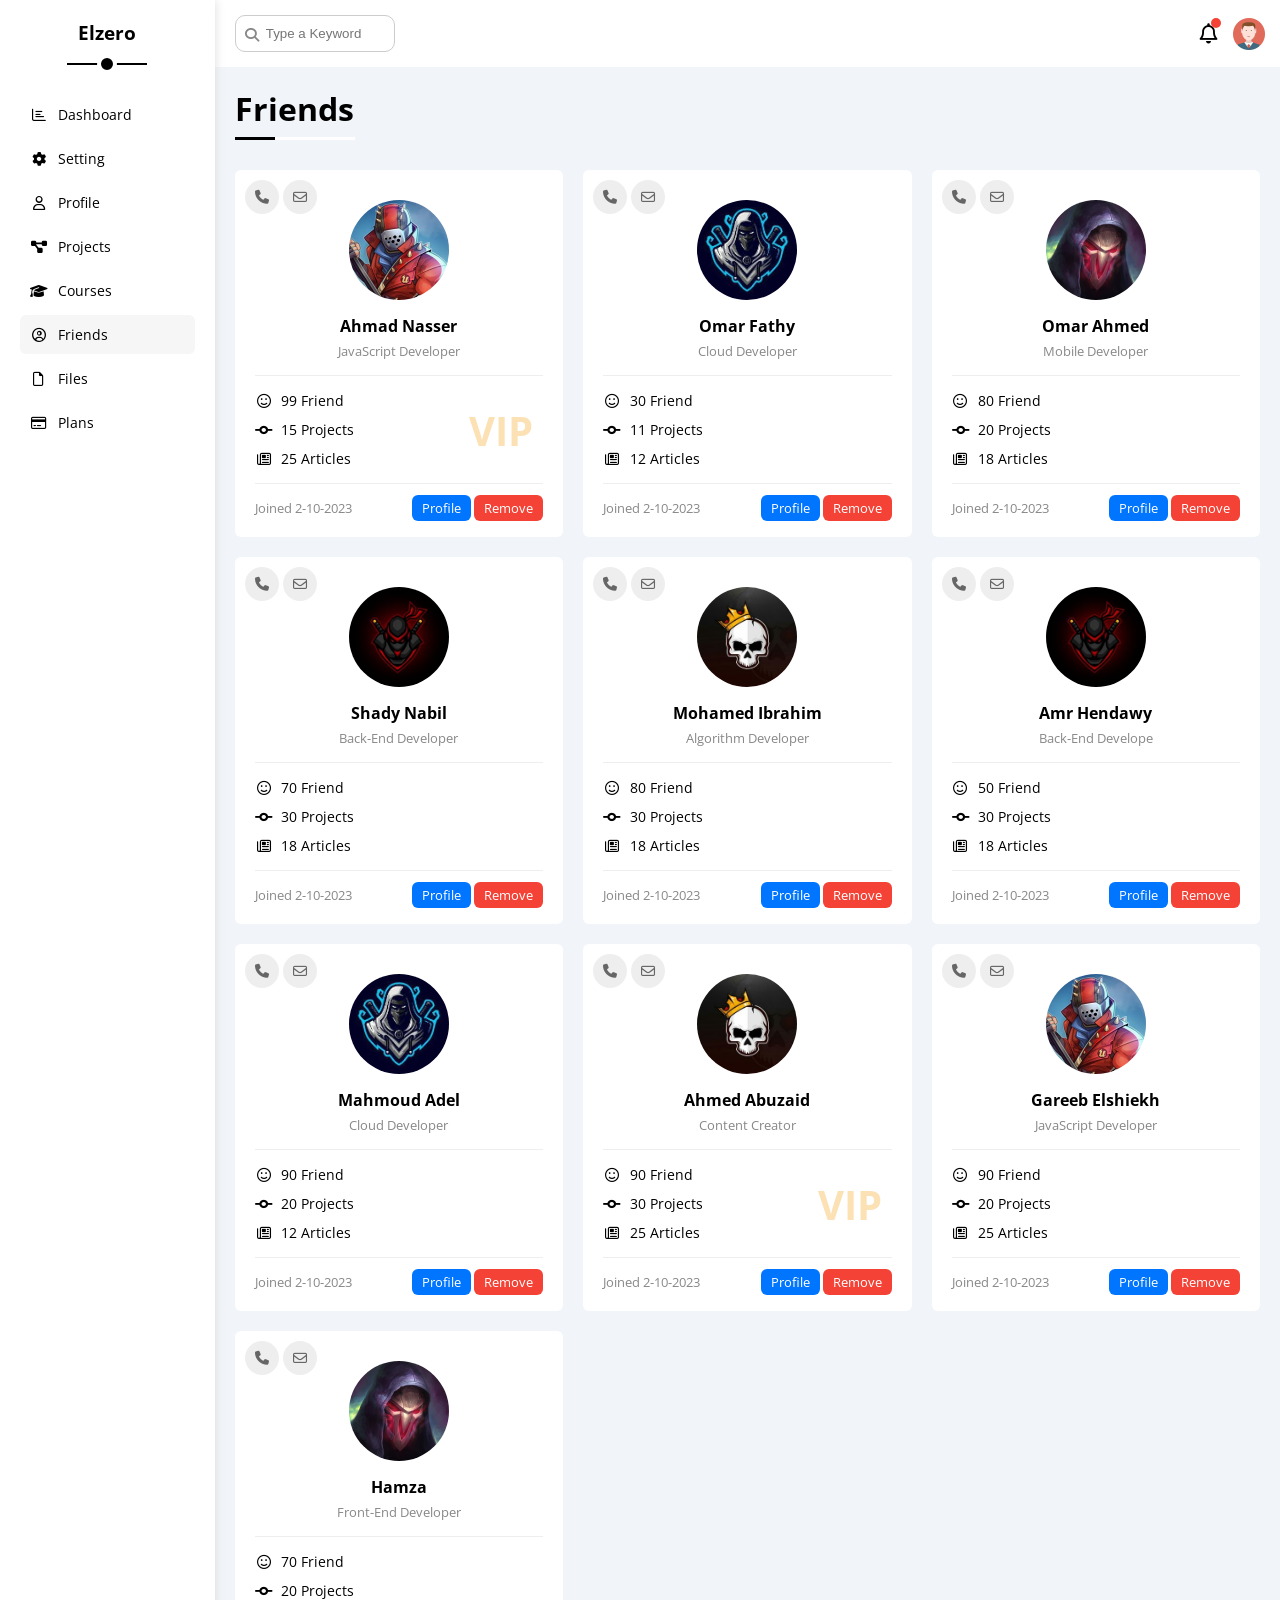
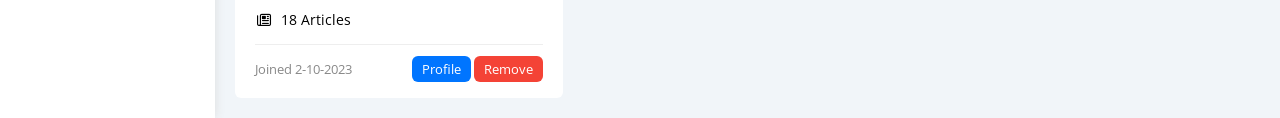
<file: Template 4 _ elzero/friends.html>
<!DOCTYPE html>
<html lang="en">
  <head>
    <meta charset="UTF-8" />
    <meta http-equiv="X-UA-Compatible" content="IE=edge" />
    <meta name="viewport" content="width=device-width, initial-scale=1.0" />
    <title>Friends</title>
    <link rel="stylesheet" href="css/all.min.css" />
    <link rel="stylesheet" href="css/framework.css" />
    <link rel="stylesheet" href="css/master.css" />
    <link rel="preconnect" href="https://fonts.googleapis.com" />
    <link rel="preconnect" href="https://fonts.gstatic.com" crossorigin />
    <link
      href="https://fonts.googleapis.com/css2?family=Cairo:wght@200..1000&family=Open+Sans:ital,wght@0,300..800;1,300..800&display=swap"
      rel="stylesheet"
    />
  </head>
  <body>
    <div class="page d-flex">
      <div class="sidebar bg-white p-20 p-relative">
        <h3 class="p-relative txt-c mt-0">Elzero</h3>
        <ul>
          <li>
            <a
              class="d-flex align-center fs-14 c-black rad-6 p-10"
              href="index.html"
            >
              <i class="fa-regular fa-chart-bar fa-fw"> </i>
              <span>Dashboard</span>
            </a>
          </li>
          <li>
            <a
              class="d-flex align-center fs-14 c-black rad-6 p-10"
              href="setting.html"
            >
              <i class="fa-solid fa-gear fa-fw"> </i>
              <span>Setting</span>
            </a>
          </li>
          <li>
            <a
              class="d-flex align-center fs-14 c-black rad-6 p-10"
              href="profile.html"
            >
              <i class="fa-regular fa-user fa-fw"> </i>
              <span>Profile</span>
            </a>
          </li>
          <li>
            <a
              class="d-flex align-center fs-14 c-black rad-6 p-10"
              href="projects.html"
            >
              <i class="fa-solid fa-diagram-project fa-fw"> </i>
              <span>Projects</span>
            </a>
          </li>
          <li>
            <a
              class="d-flex align-center fs-14 c-black rad-6 p-10"
              href="courses.html"
            >
              <i class="fa-solid fa-graduation-cap fa-fw"> </i>
              <span>Courses</span>
            </a>
          </li>
          <li>
            <a
              class="active d-flex align-center fs-14 c-black rad-6 p-10"
              href="friends.html"
            >
              <i class="fa-regular fa-circle-user fa-fw"> </i>
              <span>Friends</span>
            </a>
          </li>
          <li>
            <a
              class="d-flex align-center fs-14 c-black rad-6 p-10"
              href="files.html"
            >
              <i class="fa-regular fa-file fa-fw"> </i>
              <span>Files</span>
            </a>
          </li>
          <li>
            <a
              class="d-flex align-center fs-14 c-black rad-6 p-10"
              href="plans.html"
            >
              <i class="fa-regular fa-credit-card fa-fw"> </i>
              <span>Plans</span>
            </a>
          </li>
        </ul>
      </div>
      <div class="content w-full">
        <!-- Start Head -->
        <div class="head bg-white p-15 between-flex">
          <div class="search p-relative">
            <input class="p-10" type="search" placeholder="Type a Keyword" />
          </div>
          <div class="icons d-flex align-center">
            <span class="notification p-relative">
              <i class="fa-regular fa-bell fa-lg"></i>
            </span>
            <img src="imgs/avatar.png" alt="" />
          </div>
        </div>
        <!-- End Head -->
        <h1 class="p-relative">Friends</h1>
        <div class="friends-page d-grid m-20 gap-20">
          <div class="friend bg-white rad-6 p-20 p-relative">
            <div class="contact">
              <i class="fa-solid fa-phone"></i>
              <i class="fa-regular fa-envelope"></i>
            </div>
            <div class="txt-c">
              <img class="rad-half mt-10 mb-10 w-100 h-100" src="imgs/friend-01.jpg" alt="">
              <h4 class="m-0">Ahmad Nasser</h4>
              <p class="c-grey fs-13 mt-5 mb-0">JavaScript Developer</p>
            </div>
            <div class="icons fs-14 p-relative">
              <div class="mb-10">
                <i class="fa-regular fa-face-smile fa-fw"></i>
                <span>99 Friend</span>
              </div>
              <div class="mb-10">
                <i class="fa-solid fa-code-commit fa-fw"></i>
                <span>15 Projects</span>
              </div>
              <div>
                <i class="fa-regular fa-newspaper fa-fw"></i>
                <span>25 Articles</span>
              </div>
              <span class="vip fw-bold c-orange">VIP</span>
            </div>
            <div class="info between-flex fs-13">
              <span class="c-grey">Joined 2-10-2023</span>
              <div>
                <a class="bg-blue c-white btn-shape" href="profile.html">Profile</a>
                <a class="bg-red c-white btn-shape" href="#">Remove</a>
              </div>
            </div>
          </div>
          <div class="friend bg-white rad-6 p-20 p-relative">
            <div class="contact">
              <i class="fa-solid fa-phone"></i>
              <i class="fa-regular fa-envelope"></i>
            </div>
            <div class="txt-c">
              <img class="rad-half mt-10 mb-10 w-100 h-100" src="imgs/friend-02.jpg" alt="">
              <h4 class="m-0">Omar Fathy</h4>
              <p class="c-grey fs-13 mt-5 mb-0">Cloud Developer</p>
            </div>
            <div class="icons fs-14 p-relative">
              <div class="mb-10">
                <i class="fa-regular fa-face-smile fa-fw"></i>
                <span>30 Friend</span>
              </div>
              <div class="mb-10">
                <i class="fa-solid fa-code-commit fa-fw"></i>
                <span>11 Projects</span>
              </div>
              <div>
                <i class="fa-regular fa-newspaper fa-fw"></i>
                <span>12 Articles</span>
              </div>
            </div>
            <div class="info between-flex fs-13">
              <span class="c-grey">Joined 2-10-2023</span>
              <div>
                <a class="bg-blue c-white btn-shape" href="profile.html">Profile</a>
                <a class="bg-red c-white btn-shape" href="#">Remove</a>
              </div>
            </div>
          </div>
          <div class="friend bg-white rad-6 p-20 p-relative">
            <div class="contact">
              <i class="fa-solid fa-phone"></i>
              <i class="fa-regular fa-envelope"></i>
            </div>
            <div class="txt-c">
              <img class="rad-half mt-10 mb-10 w-100 h-100" src="imgs/friend-03.jpg" alt="">
              <h4 class="m-0">Omar Ahmed</h4>
              <p class="c-grey fs-13 mt-5 mb-0">Mobile Developer</p>
            </div>
            <div class="icons fs-14 p-relative">
              <div class="mb-10">
                <i class="fa-regular fa-face-smile fa-fw"></i>
                <span>80 Friend</span>
              </div>
              <div class="mb-10">
                <i class="fa-solid fa-code-commit fa-fw"></i>
                <span>20 Projects</span>
              </div>
              <div>
                <i class="fa-regular fa-newspaper fa-fw"></i>
                <span>18 Articles</span>
              </div>
            </div>
            <div class="info between-flex fs-13">
              <span class="c-grey">Joined 2-10-2023</span>
              <div>
                <a class="bg-blue c-white btn-shape" href="profile.html">Profile</a>
                <a class="bg-red c-white btn-shape" href="#">Remove</a>
              </div>
            </div>
          </div>
          <div class="friend bg-white rad-6 p-20 p-relative">
            <div class="contact">
              <i class="fa-solid fa-phone"></i>
              <i class="fa-regular fa-envelope"></i>
            </div>
            <div class="txt-c">
              <img class="rad-half mt-10 mb-10 w-100 h-100" src="imgs/friend-04.jpg" alt="">
              <h4 class="m-0">Shady Nabil</h4>
              <p class="c-grey fs-13 mt-5 mb-0">Back-End Developer</p>
            </div>
            <div class="icons fs-14 p-relative">
              <div class="mb-10">
                <i class="fa-regular fa-face-smile fa-fw"></i>
                <span>70 Friend</span>
              </div>
              <div class="mb-10">
                <i class="fa-solid fa-code-commit fa-fw"></i>
                <span>30 Projects</span>
              </div>
              <div>
                <i class="fa-regular fa-newspaper fa-fw"></i>
                <span>18 Articles</span>
              </div>
            </div>
            <div class="info between-flex fs-13">
              <span class="c-grey">Joined 2-10-2023</span>
              <div>
                <a class="bg-blue c-white btn-shape" href="profile.html">Profile</a>
                <a class="bg-red c-white btn-shape" href="#">Remove</a>
              </div>
            </div>
          </div>
          <div class="friend bg-white rad-6 p-20 p-relative">
            <div class="contact">
              <i class="fa-solid fa-phone"></i>
              <i class="fa-regular fa-envelope"></i>
            </div>
            <div class="txt-c">
              <img class="rad-half mt-10 mb-10 w-100 h-100" src="imgs/friend-05.jpg" alt="">
              <h4 class="m-0">Mohamed Ibrahim</h4>
              <p class="c-grey fs-13 mt-5 mb-0">Algorithm Developer</p>
            </div>
            <div class="icons fs-14 p-relative">
              <div class="mb-10">
                <i class="fa-regular fa-face-smile fa-fw"></i>
                <span>80 Friend</span>
              </div>
              <div class="mb-10">
                <i class="fa-solid fa-code-commit fa-fw"></i>
                <span>30 Projects</span>
              </div>
              <div>
                <i class="fa-regular fa-newspaper fa-fw"></i>
                <span>18 Articles</span>
              </div>
            </div>
            <div class="info between-flex fs-13">
              <span class="c-grey">Joined 2-10-2023</span>
              <div>
                <a class="bg-blue c-white btn-shape" href="profile.html">Profile</a>
                <a class="bg-red c-white btn-shape" href="#">Remove</a>
              </div>
            </div>
          </div>
          <div class="friend bg-white rad-6 p-20 p-relative">
            <div class="contact">
              <i class="fa-solid fa-phone"></i>
              <i class="fa-regular fa-envelope"></i>
            </div>
            <div class="txt-c">
              <img class="rad-half mt-10 mb-10 w-100 h-100" src="imgs/friend-04.jpg" alt="">
              <h4 class="m-0">Amr Hendawy</h4>
              <p class="c-grey fs-13 mt-5 mb-0">Back-End Develope</p>
            </div>
            <div class="icons fs-14 p-relative">
              <div class="mb-10">
                <i class="fa-regular fa-face-smile fa-fw"></i>
                <span>50 Friend</span>
              </div>
              <div class="mb-10">
                <i class="fa-solid fa-code-commit fa-fw"></i>
                <span>30 Projects</span>
              </div>
              <div>
                <i class="fa-regular fa-newspaper fa-fw"></i>
                <span>18 Articles</span>
              </div>
            </div>
            <div class="info between-flex fs-13">
              <span class="c-grey">Joined 2-10-2023</span>
              <div>
                <a class="bg-blue c-white btn-shape" href="profile.html">Profile</a>
                <a class="bg-red c-white btn-shape" href="#">Remove</a>
              </div>
            </div>
          </div>
          <div class="friend bg-white rad-6 p-20 p-relative">
            <div class="contact">
              <i class="fa-solid fa-phone"></i>
              <i class="fa-regular fa-envelope"></i>
            </div>
            <div class="txt-c">
              <img class="rad-half mt-10 mb-10 w-100 h-100" src="imgs/friend-02.jpg" alt="">
              <h4 class="m-0">Mahmoud Adel</h4>
              <p class="c-grey fs-13 mt-5 mb-0">Cloud Developer</p>
            </div>
            <div class="icons fs-14 p-relative">
              <div class="mb-10">
                <i class="fa-regular fa-face-smile fa-fw"></i>
                <span>90 Friend</span>
              </div>
              <div class="mb-10">
                <i class="fa-solid fa-code-commit fa-fw"></i>
                <span>20 Projects</span>
              </div>
              <div>
                <i class="fa-regular fa-newspaper fa-fw"></i>
                <span>12 Articles</span>
              </div>
            </div>
            <div class="info between-flex fs-13">
              <span class="c-grey">Joined 2-10-2023</span>
              <div>
                <a class="bg-blue c-white btn-shape" href="profile.html">Profile</a>
                <a class="bg-red c-white btn-shape" href="#">Remove</a>
              </div>
            </div>
          </div>
          <div class="friend bg-white rad-6 p-20 p-relative">
            <div class="contact">
              <i class="fa-solid fa-phone"></i>
              <i class="fa-regular fa-envelope"></i>
            </div>
            <div class="txt-c">
              <img class="rad-half mt-10 mb-10 w-100 h-100" src="imgs/friend-05.jpg" alt="">
              <h4 class="m-0">Ahmed Abuzaid</h4>
              <p class="c-grey fs-13 mt-5 mb-0">Content Creator</p>
            </div>
            <div class="icons fs-14 p-relative">
              <div class="mb-10">
                <i class="fa-regular fa-face-smile fa-fw"></i>
                <span>90 Friend</span>
              </div>
              <div class="mb-10">
                <i class="fa-solid fa-code-commit fa-fw"></i>
                <span>30 Projects</span>
              </div>
              <div>
                <i class="fa-regular fa-newspaper fa-fw"></i>
                <span>25 Articles</span>
              </div>
              <span class="vip fw-bold c-orange">VIP</span>
            </div>
            <div class="info between-flex fs-13">
              <span class="c-grey">Joined 2-10-2023</span>
              <div>
                <a class="bg-blue c-white btn-shape" href="profile.html">Profile</a>
                <a class="bg-red c-white btn-shape" href="#">Remove</a>
              </div>
            </div>
          </div>
          <div class="friend bg-white rad-6 p-20 p-relative">
            <div class="contact">
              <i class="fa-solid fa-phone"></i>
              <i class="fa-regular fa-envelope"></i>
            </div>
            <div class="txt-c">
              <img class="rad-half mt-10 mb-10 w-100 h-100" src="imgs/friend-01.jpg" alt="">
              <h4 class="m-0">Gareeb Elshiekh</h4>
              <p class="c-grey fs-13 mt-5 mb-0">JavaScript Developer</p>
            </div>
            <div class="icons fs-14 p-relative">
              <div class="mb-10">
                <i class="fa-regular fa-face-smile fa-fw"></i>
                <span>90 Friend</span>
              </div>
              <div class="mb-10">
                <i class="fa-solid fa-code-commit fa-fw"></i>
                <span>20 Projects</span>
              </div>
              <div>
                <i class="fa-regular fa-newspaper fa-fw"></i>
                <span>25 Articles</span>
              </div>
            </div>
            <div class="info between-flex fs-13">
              <span class="c-grey">Joined 2-10-2023</span>
              <div>
                <a class="bg-blue c-white btn-shape" href="profile.html">Profile</a>
                <a class="bg-red c-white btn-shape" href="#">Remove</a>
              </div>
            </div>
          </div>
          <div class="friend bg-white rad-6 p-20 p-relative">
            <div class="contact">
              <i class="fa-solid fa-phone"></i>
              <i class="fa-regular fa-envelope"></i>
            </div>
            <div class="txt-c">
              <img class="rad-half mt-10 mb-10 w-100 h-100" src="imgs/friend-03.jpg" alt="">
              <h4 class="m-0">Hamza</h4>
              <p class="c-grey fs-13 mt-5 mb-0">Front-End Developer</p>
            </div>
            <div class="icons fs-14 p-relative">
              <div class="mb-10">
                <i class="fa-regular fa-face-smile fa-fw"></i>
                <span>70 Friend</span>
              </div>
              <div class="mb-10">
                <i class="fa-solid fa-code-commit fa-fw"></i>
                <span>20 Projects</span>
              </div>
              <div>
                <i class="fa-regular fa-newspaper fa-fw"></i>
                <span>18 Articles</span>
              </div>
            </div>
            <div class="info between-flex fs-13">
              <span class="c-grey">Joined 2-10-2023</span>
              <div>
                <a class="bg-blue c-white btn-shape" href="profile.html">Profile</a>
                <a class="bg-red c-white btn-shape" href="#">Remove</a>
              </div>
            </div>
          </div>
        </div>
    </div>
  </body> 
</html>
</file>
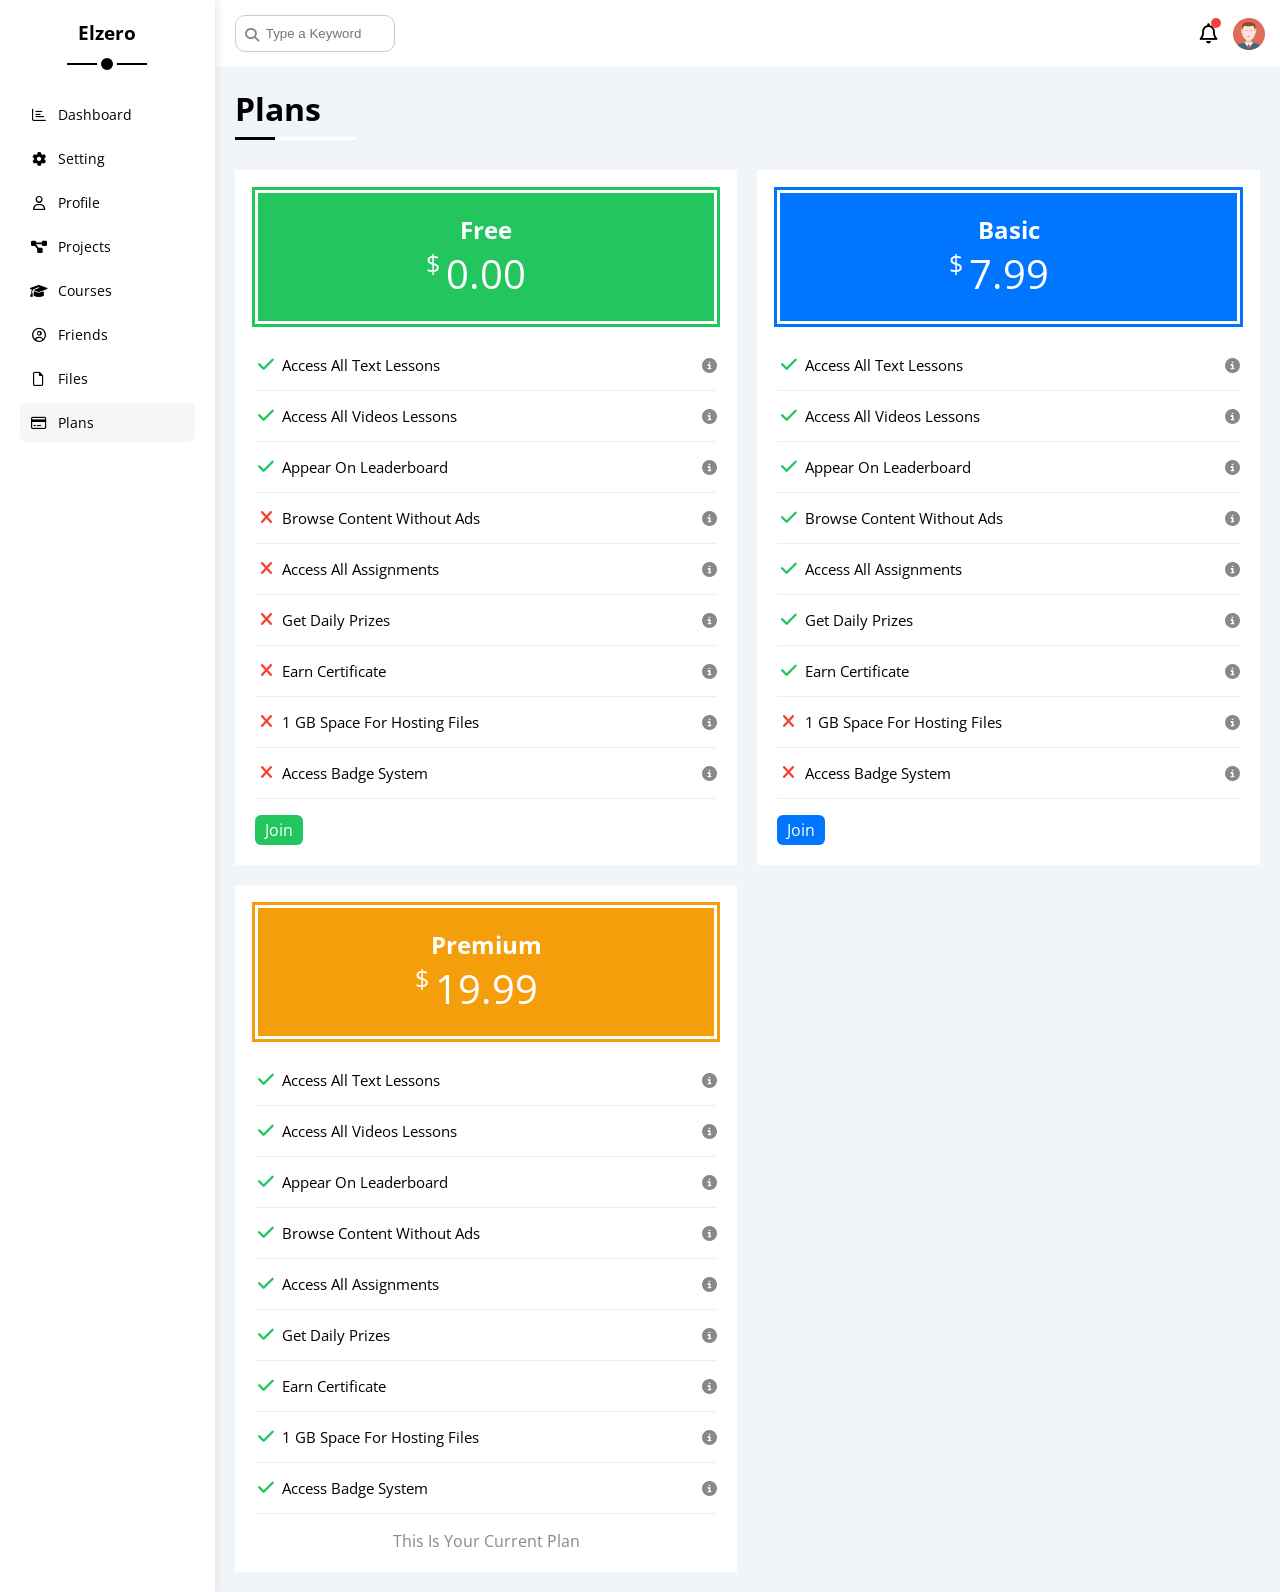
<file: Template 4 _ elzero/plans.html>
<!DOCTYPE html>
<html lang="en">
  <head>
    <meta charset="UTF-8" />
    <meta http-equiv="X-UA-Compatible" content="IE=edge" />
    <meta name="viewport" content="width=device-width, initial-scale=1.0" />
    <title>Plans</title>
    <link rel="stylesheet" href="css/all.min.css" />
    <link rel="stylesheet" href="css/framework.css" />
    <link rel="stylesheet" href="css/master.css" />
    <link rel="preconnect" href="https://fonts.googleapis.com" />
    <link rel="preconnect" href="https://fonts.gstatic.com" crossorigin />
    <link
      href="https://fonts.googleapis.com/css2?family=Cairo:wght@200..1000&family=Open+Sans:ital,wght@0,300..800;1,300..800&display=swap"
      rel="stylesheet"
    />
  </head>
  <body>
    <div class="page d-flex">
      <div class="sidebar bg-white p-20 p-relative">
        <h3 class="p-relative txt-c mt-0">Elzero</h3>
        <ul>
          <li>
            <a
              class="d-flex align-center fs-14 c-black rad-6 p-10"
              href="index.html"
            >
              <i class="fa-regular fa-chart-bar fa-fw"> </i>
              <span>Dashboard</span>
            </a>
          </li>
          <li>
            <a
              class="d-flex align-center fs-14 c-black rad-6 p-10"
              href="setting.html"
            >
              <i class="fa-solid fa-gear fa-fw"> </i>
              <span>Setting</span>
            </a>
          </li>
          <li>
            <a
              class="d-flex align-center fs-14 c-black rad-6 p-10"
              href="profile.html"
            >
              <i class="fa-regular fa-user fa-fw"> </i>
              <span>Profile</span>
            </a>
          </li>
          <li>
            <a
              class="d-flex align-center fs-14 c-black rad-6 p-10"
              href="projects.html"
            >
              <i class="fa-solid fa-diagram-project fa-fw"> </i>
              <span>Projects</span>
            </a>
          </li>
          <li>
            <a
              class="d-flex align-center fs-14 c-black rad-6 p-10"
              href="courses.html"
            >
              <i class="fa-solid fa-graduation-cap fa-fw"> </i>
              <span>Courses</span>
            </a>
          </li>
          <li>
            <a
              class="d-flex align-center fs-14 c-black rad-6 p-10"
              href="friends.html"
            >
              <i class="fa-regular fa-circle-user fa-fw"> </i>
              <span>Friends</span>
            </a>
          </li>
          <li>
            <a
              class="d-flex align-center fs-14 c-black rad-6 p-10"
              href="files.html"
            >
              <i class="fa-regular fa-file fa-fw"> </i>
              <span>Files</span>
            </a>
          </li>
          <li>
            <a
              class="active d-flex align-center fs-14 c-black rad-6 p-10"
              href="plans.html"
            >
              <i class="fa-regular fa-credit-card fa-fw"> </i>
              <span>Plans</span>
            </a>
          </li>
        </ul>
      </div>
      <div class="content w-full">
      <!-- Start Head -->
      <div class="head bg-white p-15 between-flex">
        <div class="search p-relative">
          <input class="p-10" type="search" placeholder="Type a Keyword" />
        </div>
        <div class="icons d-flex align-center">
          <span class="notification p-relative">
            <i class="fa-regular fa-bell fa-lg"></i>
          </span>
          <img src="imgs/avatar.png" alt="" />
        </div>
      </div>
      <!-- End Head -->
      <h1 class="p-relative">Plans</h1>
      <div class="plans-page d-grid m-20 gap-20">
        <div class="plan green bg-white p-20">
          <div class="top bg-green txt-c p-20">
            <h2 class="m-0 c-white">Free</h2>
            <div class="price c-white"> <span>$</span>0.00</div>
          </div>
          <ul>
            <li>
              <i class="fa-solid fa-check fa-fw yes"></i>
              <span>Access All Text Lessons</span>
              <i class="fa-solid fa-circle-info help"></i>
            </li>
            <li>
              <i class="fa-solid fa-check fa-fw yes"></i>
              <span>Access All Videos Lessons</span>
              <i class="fa-solid fa-circle-info help"></i>
            </li>
            <li>
              <i class="fa-solid fa-check fa-fw yes"></i>
              <span>Appear On Leaderboard</span>
              <i class="fa-solid fa-circle-info help"></i>
            </li>
            <li>
              <i class="fa-solid fa-xmark fa-fw"></i>
              <span>Browse Content Without Ads</span>
              <i class="fa-solid fa-circle-info help"></i>
            </li>
            <li>
              <i class="fa-solid fa-xmark fa-fw"></i>
              <span>Access All Assignments</span>
              <i class="fa-solid fa-circle-info help"></i>
            </li>
            <li>
              <i class="fa-solid fa-xmark fa-fw"></i>
              <span>Get Daily Prizes</span>
              <i class="fa-solid fa-circle-info help"></i>
            </li>
            <li>
              <i class="fa-solid fa-xmark fa-fw"></i>
              <span>Earn Certificate</span>
              <i class="fa-solid fa-circle-info help"></i>
            </li>
            <li>
              <i class="fa-solid fa-xmark fa-fw"></i>
              <span>1 GB Space For Hosting Files</span>
              <i class="fa-solid fa-circle-info help"></i>
            </li>
            <li>
              <i class="fa-solid fa-xmark fa-fw"></i>
              <span>Access Badge System</span>
              <i class="fa-solid fa-circle-info help"></i>
            </li>
          </ul>
          <a class="btn-shape bg-green c-white d-block w-fit" href="#">Join</a>
        </div>
        <div class="plan blue bg-white p-20">
          <div class="top bg-blue txt-c p-20">
            <h2 class="m-0 c-white">Basic</h2>
            <div class="price c-white"><span>$</span>7.99</div>
          </div>
          <ul class="list-none p-0">
            <li>
              <i class="fa-solid fa-check fa-fw yes"></i>
              <span>Access All Text Lessons</span>
              <i class="fa-solid fa-circle-info help"></i>
            </li>
            <li>
              <i class="fa-solid fa-check fa-fw yes"></i>
              <span>Access All Videos Lessons</span>
              <i class="fa-solid fa-circle-info help"></i>
            </li>
            <li>
              <i class="fa-solid fa-check fa-fw yes"></i>
              <span>Appear On Leaderboard</span>
              <i class="fa-solid fa-circle-info help"></i>
            </li>
            <li>
              <i class="fa-solid fa-check fa-fw yes"></i>
              <span>Browse Content Without Ads</span>
              <i class="fa-solid fa-circle-info help"></i>
            </li>
            <li>
              <i class="fa-solid fa-check fa-fw yes"></i>
              <span>Access All Assignments</span>
              <i class="fa-solid fa-circle-info help"></i>
            </li>
            <li>
              <i class="fa-solid fa-check fa-fw yes"></i>
              <span>Get Daily Prizes</span>
              <i class="fa-solid fa-circle-info help"></i>
            </li>
            <li>
              <i class="fa-solid fa-check fa-fw yes"></i>
              <span>Earn Certificate</span>
              <i class="fa-solid fa-circle-info help"></i>
            </li>
            <li>
              <i class="fa-solid fa-xmark fa-fw"></i>
              <span>1 GB Space For Hosting Files</span>
              <i class="fa-solid fa-circle-info help"></i>
            </li>
            <li>
              <i class="fa-solid fa-xmark fa-fw"></i>
              <span>Access Badge System</span>
              <i class="fa-solid fa-circle-info help"></i>
            </li>
          </ul>
          <a href="#" class="btn-shape bg-blue c-white d-block w-fit">Join</a>
        </div>
        <div class="plan orange bg-white p-20">
          <div class="top bg-orange txt-c p-20">
            <h2 class="m-0 c-white">Premium</h2>
            <div class="price c-white"><span>$</span>19.99</div>
          </div>
          <ul class="list-none p-0">
            <li>
              <i class="fa-solid fa-check fa-fw yes"></i>
              <span>Access All Text Lessons</span>
              <i class="fa-solid fa-circle-info help"></i>
            </li>
            <li>
              <i class="fa-solid fa-check fa-fw yes"></i>
              <span>Access All Videos Lessons</span>
              <i class="fa-solid fa-circle-info help"></i>
            </li>
            <li>
              <i class="fa-solid fa-check fa-fw yes"></i>
              <span>Appear On Leaderboard</span>
              <i class="fa-solid fa-circle-info help"></i>
            </li>
            <li>
              <i class="fa-solid fa-check fa-fw yes"></i>
              <span>Browse Content Without Ads</span>
              <i class="fa-solid fa-circle-info help"></i>
            </li>
            <li>
              <i class="fa-solid fa-check fa-fw yes"></i>
              <span>Access All Assignments</span>
              <i class="fa-solid fa-circle-info help"></i>
            </li>
            <li>
              <i class="fa-solid fa-check fa-fw yes"></i>
              <span>Get Daily Prizes</span>
              <i class="fa-solid fa-circle-info help"></i>
            </li>
            <li>
              <i class="fa-solid fa-check fa-fw yes"></i>
              <span>Earn Certificate</span>
              <i class="fa-solid fa-circle-info help"></i>
            </li>
            <li>
              <i class="fa-solid fa-check fa-fw yes"></i>
              <span>1 GB Space For Hosting Files</span>
              <i class="fa-solid fa-circle-info help"></i>
            </li>
            <li>
              <i class="fa-solid fa-check fa-fw yes"></i>
              <span>Access Badge System</span>
              <i class="fa-solid fa-circle-info help"></i>
            </li>
          </ul>
          <p class="c-grey m-0 txt-c">This Is Your Current Plan</p>
        </div>
      </div>
    </div>
  </body> 
</html>
</file>
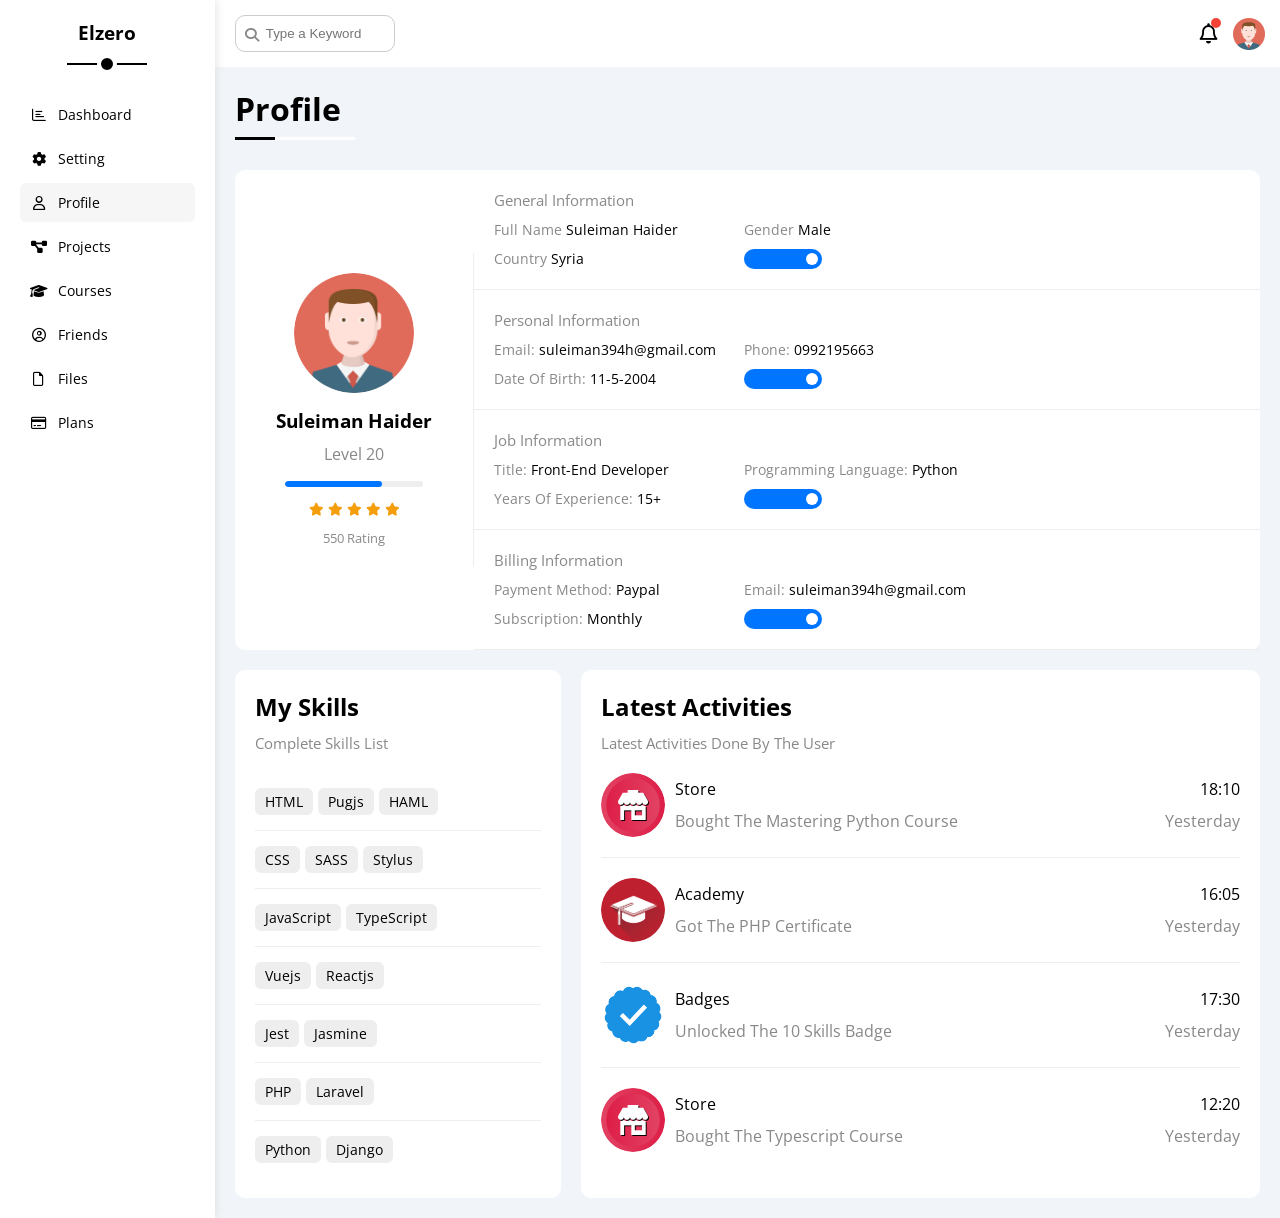
<file: Template 4 _ elzero/profile.html>
<!DOCTYPE html>
<html lang="en">
  <head>
    <meta charset="UTF-8" />
    <meta http-equiv="X-UA-Compatible" content="IE=edge" />
    <meta name="viewport" content="width=device-width, initial-scale=1.0" />
    <title>Profile</title>
    <link rel="stylesheet" href="css/all.min.css" />
    <link rel="stylesheet" href="css/framework.css" />
    <link rel="stylesheet" href="css/master.css" />
    <link rel="preconnect" href="https://fonts.googleapis.com" />
    <link rel="preconnect" href="https://fonts.gstatic.com" crossorigin />
    <link
      href="https://fonts.googleapis.com/css2?family=Cairo:wght@200..1000&family=Open+Sans:ital,wght@0,300..800;1,300..800&display=swap"
      rel="stylesheet"
    />
  </head>
  <body>
    <div class="page d-flex">
      <div class="sidebar bg-white p-20 p-relative">
        <h3 class="p-relative txt-c mt-0">Elzero</h3>
        <ul>
          <li>
            <a
              class="d-flex align-center fs-14 c-black rad-6 p-10"
              href="index.html"
            >
              <i class="fa-regular fa-chart-bar fa-fw"> </i>
              <span>Dashboard</span>
            </a>
          </li>
          <li>
            <a
              class="d-flex align-center fs-14 c-black rad-6 p-10"
              href="setting.html"
            >
              <i class="fa-solid fa-gear fa-fw"> </i>
              <span>Setting</span>
            </a>
          </li>
          <li>
            <a
              class="active d-flex align-center fs-14 c-black rad-6 p-10"
              href="profile.html"
            >
              <i class="fa-regular fa-user fa-fw"> </i>
              <span>Profile</span>
            </a>
          </li>
          <li>
            <a
              class="d-flex align-center fs-14 c-black rad-6 p-10"
              href="projects.html"
            >
              <i class="fa-solid fa-diagram-project fa-fw"> </i>
              <span>Projects</span>
            </a>
          </li>
          <li>
            <a
              class="d-flex align-center fs-14 c-black rad-6 p-10"
              href="courses.html"
            >
              <i class="fa-solid fa-graduation-cap fa-fw"> </i>
              <span>Courses</span>
            </a>
          </li>
          <li>
            <a
              class="d-flex align-center fs-14 c-black rad-6 p-10"
              href="friends.html"
            >
              <i class="fa-regular fa-circle-user fa-fw"> </i>
              <span>Friends</span>
            </a>
          </li>
          <li>
            <a
              class="d-flex align-center fs-14 c-black rad-6 p-10"
              href="files.html"
            >
              <i class="fa-regular fa-file fa-fw"> </i>
              <span>Files</span>
            </a>
          </li>
          <li>
            <a
              class="d-flex align-center fs-14 c-black rad-6 p-10"
              href="plans.html"
            >
              <i class="fa-regular fa-credit-card fa-fw"> </i>
              <span>Plans</span>
            </a>
          </li>
        </ul>
      </div>
      <div class="content w-full">
        <!-- Start Head -->
        <div class="head bg-white p-15 between-flex">
          <div class="search p-relative">
            <input class="p-10" type="search" placeholder="Type a Keyword" />
          </div>
          <div class="icons d-flex align-center">
            <span class="notification p-relative">
              <i class="fa-regular fa-bell fa-lg"></i>
            </span>
            <img src="imgs/avatar.png" alt="" />
          </div>
        </div>
        <!-- End Head -->
        <h1 class="p-relative">Profile</h1>
        <div class="profile-page m-20">
          <!-- Start Overview -->
          <div class="overview bg-white rad-10 d-flex align-center">
            <div class="avatar-box txt-c p-20">
              <img class="mb-10 rad-half" src="imgs/avatar.png" alt="">
              <h3 class="m-0">Suleiman Haider</h3>
              <p class="c-grey mt-10">Level 20</p>
              <div class="level rad-6 bg-eee p-relative">
                <span style="width: 70%"></span>
              </div>
              <div class="rating mt-10 mb-10">
                <i class="fa-solid fa-star c-orange fs-13"></i>
                <i class="fa-solid fa-star c-orange fs-13"></i>
                <i class="fa-solid fa-star c-orange fs-13"></i>
                <i class="fa-solid fa-star c-orange fs-13"></i>
                <i class="fa-solid fa-star c-orange fs-13"></i>
              </div>
              <p class="c-grey m-0 fs-13">550 Rating</pc>
            </div>
            <div class="info-box w-full txt-c-mobile">
              <!-- Start Information Row -->
              <div class="box p-20 d-flex aling-center">
                <h4 class="c-grey fs-15 m-0 w-full">General Information</h4>
                <div class="fs-14">
                  <span class="c-grey">Full Name</span>
                  <span>Suleiman Haider</span>
                </div>
                <div class="fs-14">
                  <span class="c-grey">Gender</span>
                  <span>Male</span>
                </div>
                <div class="fs-14">
                  <span class="c-grey">Country</span>
                  <span>Syria</span>
                </div>
                <div class="fs-14">
                  <label>
                    <input type="checkbox" class="toggle-checkbox" checked>
                    <div class="toggle-switch"></div>
                  </label>
                </div>
              </div>
              <!-- End Information Row -->
              <!-- Start Information Row -->
              <div class="box p-20 d-flex aling-center">
                <h4 class="c-grey fs-15 m-0 w-full">Personal Information</h4>
                <div class="fs-14">
                  <span class="c-grey">Email:</span>
                  <span>suleiman394h@gmail.com</span>
                </div>
                <div class="fs-14">
                  <span class="c-grey">Phone:</span>
                  <span>0992195663</span>
                </div>
                <div class="fs-14">
                  <span class="c-grey">Date Of Birth:</span>
                  <span>11-5-2004</span>
                </div>
                <div class="fs-14">
                  <label>
                    <input type="checkbox" class="toggle-checkbox" checked>
                    <div class="toggle-switch"></div>
                  </label>
                </div>
              </div>
              <!-- End Information Row -->
              <!-- Start Information Row -->
              <div class="box p-20 d-flex aling-center">
                <h4 class="c-grey fs-15 m-0 w-full">Job Information</h4>
                <div class="fs-14">
                  <span class="c-grey">Title:</span>
                  <span>Front-End Developer</span>
                </div>
                <div class="fs-14">
                  <span class="c-grey">Programming Language:</span>
                  <span>Python</span>
                </div>
                <div class="fs-14">
                  <span class="c-grey">Years Of Experience:</span>
                  <span>15+</span>
                </div>
                <div class="fs-14">
                  <label>
                    <input type="checkbox" class="toggle-checkbox" checked>
                    <div class="toggle-switch"></div>
                  </label>
                </div>
              </div>
              <!-- End Information Row -->
              <!-- Start Information Row -->
              <div class="box p-20 d-flex aling-center">
                <h4 class="c-grey fs-15 m-0 w-full">Billing Information</h4>
                <div class="fs-14">
                  <span class="c-grey">Payment Method:</span>
                  <span>Paypal</span>
                </div>
                <div class="fs-14">
                  <span class="c-grey">Email:</span>
                  <span>suleiman394h@gmail.com</span>
                </div>
                <div class="fs-14">
                  <span class="c-grey">Subscription:</span>
                  <span>Monthly</span>
                </div>
                <div class="fs-14">
                  <label>
                    <input type="checkbox" class="toggle-checkbox" checked>
                    <div class="toggle-switch"></div>
                  </label>
                </div>
              </div>
              <!-- End Information Row -->
            </div>
          </div>
          <!-- End Overview -->
          <!-- Start Other Data -->
          <div class="other-data d-flex gap-20">
            <div class="skills-card p-20 bg-white rad-10 mt-20">
              <h2 class="mt-0 mb-10">My Skills</h2>
              <p class="mt-0 mb-20 c-grey fs-15">Complete Skills List</p>
              <ul class="m-0 txt-c-mobile">
                <li><span>HTML</span><span>Pugjs</span><span>HAML</span></li>
                <li><span>CSS</span><span>SASS</span><span>Stylus</span></li>
                <li><span>JavaScript</span><span>TypeScript</span></li>
                <li><span>Vuejs</span><span>Reactjs</span></li>
                <li><span>Jest</span><span>Jasmine</span></li>
                <li><span>PHP</span><span>Laravel</span></li>
                <li><span>Python</span><span>Django</span></li>
              </ul>
            </div>
            <div class="activities p-20 bg-white rad-10 mt-20">
              <h2 class="mt-0 mb-10">Latest Activities</h2>
              <p class="mt-0 mb-20 c-grey fs-15">Latest Activities Done By The User</p>
              <div class="activity d-flex align-center txt-c-mobile">
                <img src="imgs/activity-01.png" alt="">
                <div class="info">
                  <span class="d-block mb-10">Store</span>
                  <span class="c-grey">Bought The Mastering Python Course</span>
                </div>
                <div class="date">
                  <span class="d-block mb-10">18:10</span>
                  <span class="c-grey">Yesterday</span>
                </div>
              </div>
              <div class="activity d-flex align-center txt-c-mobile">
                <img src="imgs/activity-02.png" alt="">
                <div class="info">
                  <span class="d-block mb-10">Academy</span>
                  <span class="c-grey">Got The PHP Certificate</span>
                </div>
                <div class="date">
                  <span class="d-block mb-10">16:05</span>
                  <span class="c-grey">Yesterday</span>
                </div>
              </div>
              <div class="activity d-flex align-center txt-c-mobile">
                <img src="imgs/activity-03.png" alt="">
                <div class="info">
                  <span class="d-block mb-10">Badges</span>
                  <span class="c-grey">Unlocked The 10 Skills Badge</span>
                </div>
                <div class="date">
                  <span class="d-block mb-10">17:30</span>
                  <span class="c-grey">Yesterday</span>
                </div> 
              </div>
              <div class="activity d-flex align-center txt-c-mobile">
                <img src="imgs/activity-01.png" alt="">
                <div class="info">
                  <span class="d-block mb-10">Store</span>
                  <span class="c-grey">Bought The Typescript Course</span>
                </div>
                <div class="date">
                  <span class="d-block mb-10">12:20</span>
                  <span class="c-grey">Yesterday</span>
                </div>
              </div>
            </div>
          </div>
          <!-- End Other Data -->
        </div>
    </div>
  </body> 
</html>
</file>
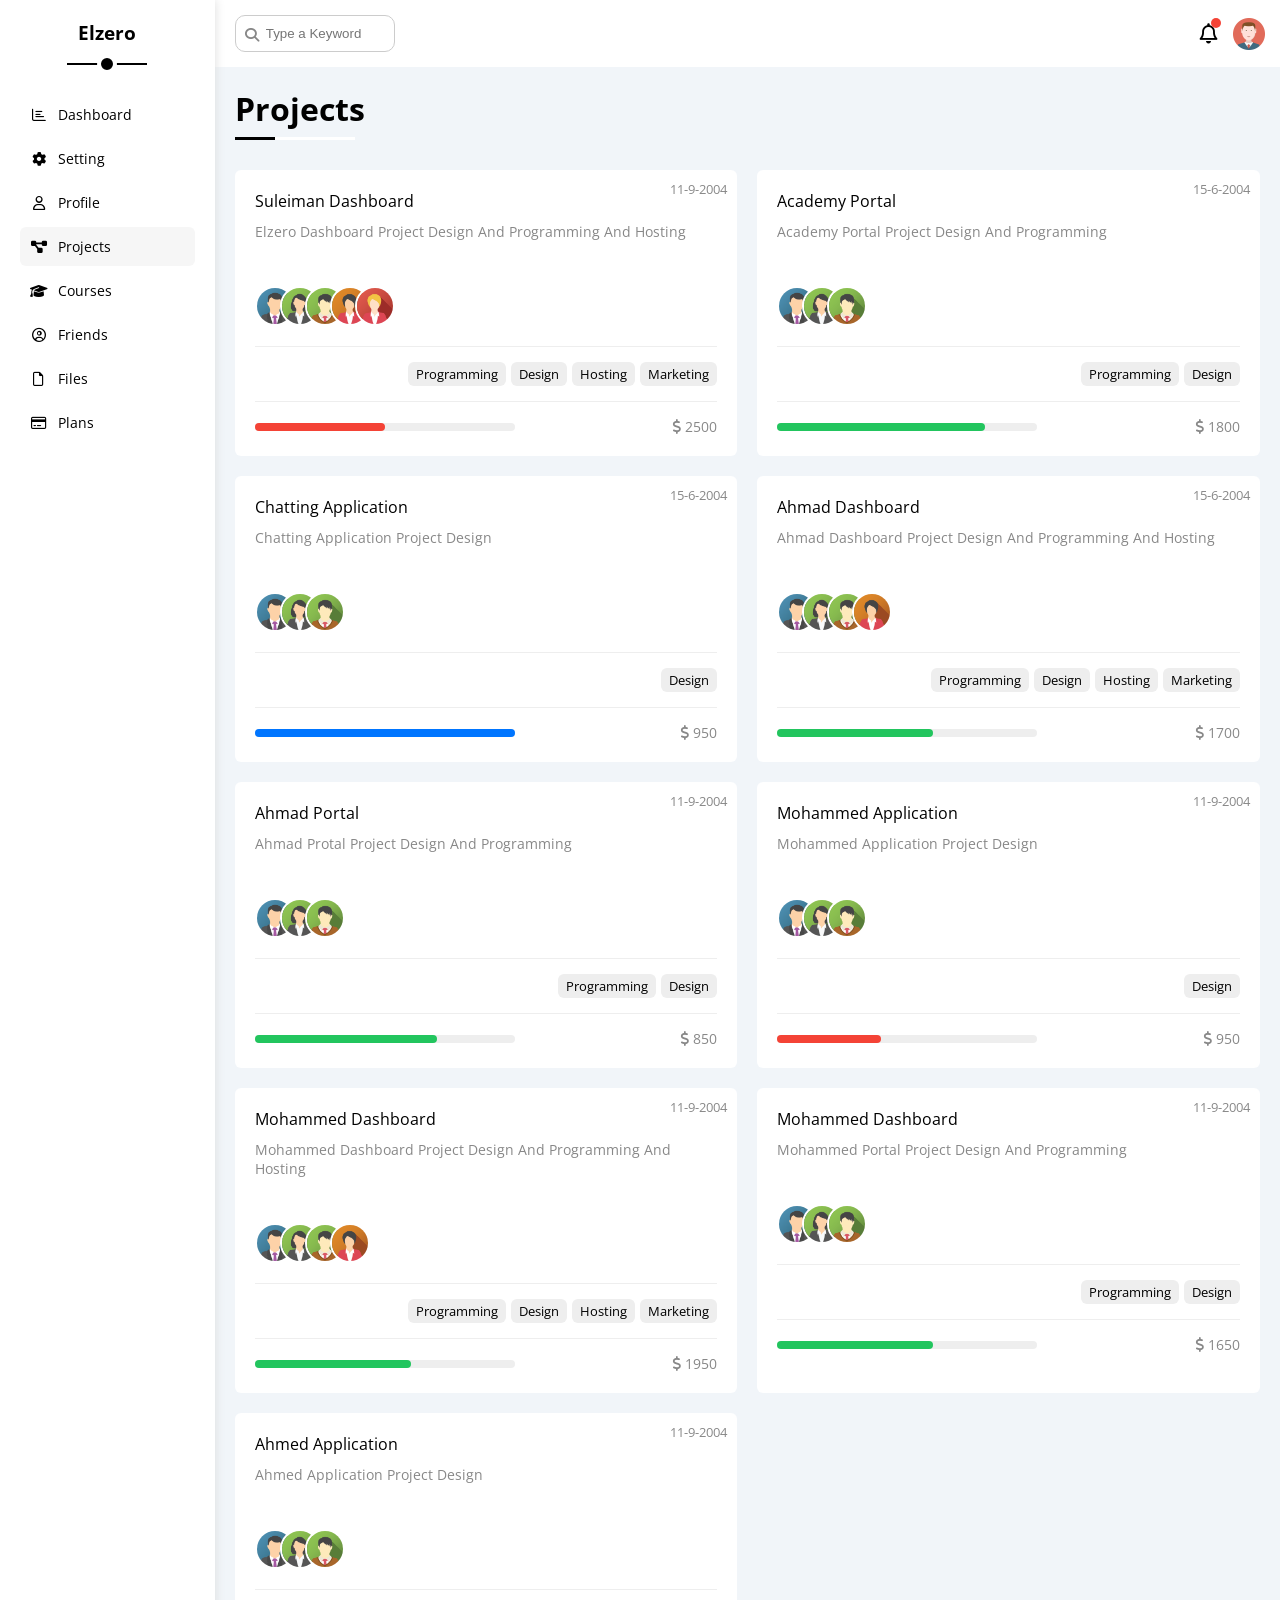
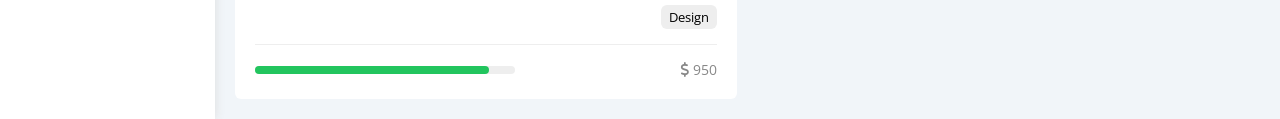
<file: Template 4 _ elzero/projects.html>
<!DOCTYPE html>
<html lang="en">
  <head>
    <meta charset="UTF-8" />
    <meta http-equiv="X-UA-Compatible" content="IE=edge" />
    <meta name="viewport" content="width=device-width, initial-scale=1.0" />
    <title>Projects</title>
    <link rel="stylesheet" href="css/all.min.css" />
    <link rel="stylesheet" href="css/framework.css" />
    <link rel="stylesheet" href="css/master.css" />
    <link rel="preconnect" href="https://fonts.googleapis.com" />
    <link rel="preconnect" href="https://fonts.gstatic.com" crossorigin />
    <link
      href="https://fonts.googleapis.com/css2?family=Cairo:wght@200..1000&family=Open+Sans:ital,wght@0,300..800;1,300..800&display=swap"
      rel="stylesheet"
    />
  </head>
  <body>
    <div class="page d-flex">
      <div class="sidebar bg-white p-20 p-relative">
        <h3 class="p-relative txt-c mt-0">Elzero</h3>
        <ul>
          <li>
            <a
              class="d-flex align-center fs-14 c-black rad-6 p-10"
              href="index.html"
            >
              <i class="fa-regular fa-chart-bar fa-fw"> </i>
              <span>Dashboard</span>
            </a>
          </li>
          <li>
            <a
              class="d-flex align-center fs-14 c-black rad-6 p-10"
              href="setting.html"
            >
              <i class="fa-solid fa-gear fa-fw"> </i>
              <span>Setting</span>
            </a>
          </li>
          <li>
            <a
              class="d-flex align-center fs-14 c-black rad-6 p-10"
              href="profile.html"
            >
              <i class="fa-regular fa-user fa-fw"> </i>
              <span>Profile</span>
            </a>
          </li>
          <li>
            <a
              class="active d-flex align-center fs-14 c-black rad-6 p-10"
              href="projects.html"
            >
              <i class="fa-solid fa-diagram-project fa-fw"> </i>
              <span>Projects</span>
            </a>
          </li>
          <li>
            <a
              class="d-flex align-center fs-14 c-black rad-6 p-10"
              href="courses.html"
            >
              <i class="fa-solid fa-graduation-cap fa-fw"> </i>
              <span>Courses</span>
            </a>
          </li>
          <li>
            <a
              class="d-flex align-center fs-14 c-black rad-6 p-10"
              href="friends.html"
            >
              <i class="fa-regular fa-circle-user fa-fw"> </i>
              <span>Friends</span>
            </a>
          </li>
          <li>
            <a
              class="d-flex align-center fs-14 c-black rad-6 p-10"
              href="files.html"
            >
              <i class="fa-regular fa-file fa-fw"> </i>
              <span>Files</span>
            </a>
          </li>
          <li>
            <a
              class="d-flex align-center fs-14 c-black rad-6 p-10"
              href="plans.html"
            >
              <i class="fa-regular fa-credit-card fa-fw"> </i>
              <span>Plans</span>
            </a>
          </li>
        </ul>
      </div>
      <div class="content w-full">
        <!-- Start Head -->
        <div class="head bg-white p-15 between-flex">
          <div class="search p-relative">
            <input class="p-10" type="search" placeholder="Type a Keyword" />
          </div>
          <div class="icons d-flex align-center">
            <span class="notification p-relative">
              <i class="fa-regular fa-bell fa-lg"></i>
            </span>
            <img src="imgs/avatar.png" alt="" />
          </div>
        </div>
        <!-- End Head -->
        <h1 class="p-relative">Projects</h1>
        <div class="projects-page d-grid m-20 gap-20 ">
          <div class="project bg-white p-20 rad-6 p-relative">
            <span class="date fs-13 c-grey">11-9-2004</span>
            <h4 class="m-0">Suleiman Dashboard</h4>
            <p class="c-grey mt-10 mb-10 fs-14">Elzero Dashboard Project Design And Programming And Hosting</p>
            <div class="team">
              <a href="#"><img src="imgs/team-01.png" alt=""></a>
              <a href="#"><img src="imgs/team-02.png" alt=""></a>
              <a href="#"><img src="imgs/team-03.png" alt=""></a>
              <a href="#"><img src="imgs/team-04.png" alt=""></a>
              <a href="#"><img src="imgs/team-05.png" alt=""></a>
            </div>
            <div class="do d-flex">
              <span class="fs-13 rad-6 bg-eee">Programming</span>
              <span class="fs-13 rad-6 bg-eee">Design</span>
              <span class="fs-13 rad-6 bg-eee">Hosting</span>
              <span class="fs-13 rad-6 bg-eee">Marketing</span>
            </div>
            <div class="info between-flex">
              <div class="prog bg-eee">
                <span class="bg-red" style="width: 50%"></span>
              </div>
              <div class="fs-14 c-grey">
                <i class="fa-solid fa-dollar-sign"></i>
                2500
              </div>
            </div>
          </div>
          <div class="project bg-white p-20 rad-6 p-relative">
            <span class="date fs-13 c-grey">15-6-2004</span>
            <h4 class="m-0">Academy Portal</h4>
            <p class="c-grey mt-10 mb-10 fs-14">Academy Portal Project Design And Programming</p>
            <div class="team">
              <a href="#"><img src="imgs/team-01.png" alt=""></a>
              <a href="#"><img src="imgs/team-02.png" alt=""></a>
              <a href="#"><img src="imgs/team-03.png" alt=""></a>
            </div>
            <div class="do d-flex">
              <span class="fs-13 rad-6 bg-eee">Programming</span>
              <span class="fs-13 rad-6 bg-eee">Design</span>
            </div>
            <div class="info between-flex">
              <div class="prog bg-eee">
                <span class="bg-green" style="width: 80%"></span>
              </div>
              <div class="fs-14 c-grey">
                <i class="fa-solid fa-dollar-sign"></i>
                1800
              </div>
            </div>
          </div>
          <div class="project bg-white p-20 rad-6 p-relative">
            <span class="date fs-13 c-grey">15-6-2004</span>
            <h4 class="m-0">Chatting Application</h4>
            <p class="c-grey mt-10 mb-10 fs-14">Chatting Application Project Design</p>
            <div class="team">
              <a href="#"><img src="imgs/team-01.png" alt=""></a>
              <a href="#"><img src="imgs/team-02.png" alt=""></a>
              <a href="#"><img src="imgs/team-03.png" alt=""></a>
            </div>
            <div class="do d-flex">
              <span class="fs-13 rad-6 bg-eee">Design</span>
            </div>
            <div class="info between-flex">
              <div class="prog bg-eee">
                <span class="bg-blue" style="width: 100%"></span>
              </div>
              <div class="fs-14 c-grey">
                <i class="fa-solid fa-dollar-sign"></i>
                950
              </div>
            </div>
          </div>
          <div class="project bg-white p-20 rad-6 p-relative">
            <span class="date fs-13 c-grey">15-6-2004</span>
            <h4 class="m-0">Ahmad Dashboard</h4>
            <p class="c-grey mt-10 mb-10 fs-14">Ahmad Dashboard Project Design And Programming And Hosting</p>
            <div class="team">
              <a href="#"><img src="imgs/team-01.png" alt=""></a>
              <a href="#"><img src="imgs/team-02.png" alt=""></a>
              <a href="#"><img src="imgs/team-03.png" alt=""></a>
              <a href="#"><img src="imgs/team-04.png" alt=""></a>
            </div>
            <div class="do d-flex">
              <span class="fs-13 rad-6 bg-eee">Programming</span>
              <span class="fs-13 rad-6 bg-eee">Design</span>
              <span class="fs-13 rad-6 bg-eee">Hosting</span>
              <span class="fs-13 rad-6 bg-eee">Marketing</span>
            </div>
            <div class="info between-flex">
              <div class="prog bg-eee">
                <span class="bg-green" style="width: 60%"></span>
              </div>
              <div class="fs-14 c-grey">
                <i class="fa-solid fa-dollar-sign"></i>
                1700
              </div>
            </div>
          </div>
          <div class="project bg-white p-20 rad-6 p-relative">
            <span class="date fs-13 c-grey">11-9-2004</span>
            <h4 class="m-0">Ahmad Portal</h4>
            <p class="c-grey mt-10 mb-10 fs-14">Ahmad Protal Project Design And Programming</p>
            <div class="team">
              <a href="#"><img src="imgs/team-01.png" alt=""></a>
              <a href="#"><img src="imgs/team-02.png" alt=""></a>
              <a href="#"><img src="imgs/team-03.png" alt=""></a>
            </div>
            <div class="do d-flex">
              <span class="fs-13 rad-6 bg-eee">Programming</span>
              <span class="fs-13 rad-6 bg-eee">Design</span>
            </div>
            <div class="info between-flex">
              <div class="prog bg-eee">
                <span class="bg-green" style="width: 70%"></span>
              </div>
              <div class="fs-14 c-grey">
                <i class="fa-solid fa-dollar-sign"></i>
                850
              </div>
            </div>
          </div>
          <div class="project bg-white p-20 rad-6 p-relative">
            <span class="date fs-13 c-grey">11-9-2004</span>
            <h4 class="m-0">Mohammed Application</h4>
            <p class="c-grey mt-10 mb-10 fs-14">Mohammed Application Project Design</p>
            <div class="team">
              <a href="#"><img src="imgs/team-01.png" alt=""></a>
              <a href="#"><img src="imgs/team-02.png" alt=""></a>
              <a href="#"><img src="imgs/team-03.png" alt=""></a>
            </div>
            <div class="do d-flex">
              <span class="fs-13 rad-6 bg-eee">Design</span>
            </div>
            <div class="info between-flex">
              <div class="prog bg-eee">
                <span class="bg-red" style="width: 40%"></span>
              </div>
              <div class="fs-14 c-grey">
                <i class="fa-solid fa-dollar-sign"></i>
                950
              </div>
            </div>
          </div>
          <div class="project bg-white p-20 rad-6 p-relative">
            <span class="date fs-13 c-grey">11-9-2004</span>
            <h4 class="m-0">Mohammed Dashboard</h4>
            <p class="c-grey mt-10 mb-10 fs-14">Mohammed Dashboard Project Design And Programming And Hosting</p>
            <div class="team">
              <a href="#"><img src="imgs/team-01.png" alt=""></a>
              <a href="#"><img src="imgs/team-02.png" alt=""></a>
              <a href="#"><img src="imgs/team-03.png" alt=""></a>
              <a href="#"><img src="imgs/team-04.png" alt=""></a>
            </div>
            <div class="do d-flex">
              <span class="fs-13 rad-6 bg-eee">Programming</span>
              <span class="fs-13 rad-6 bg-eee">Design</span>
              <span class="fs-13 rad-6 bg-eee">Hosting</span>
              <span class="fs-13 rad-6 bg-eee">Marketing</span>
            </div>
            <div class="info between-flex">
              <div class="prog bg-eee">
                <span class="bg-green" style="width: 60%"></span>
              </div>
              <div class="fs-14 c-grey">
                <i class="fa-solid fa-dollar-sign"></i>
                1950
              </div>
            </div>
          </div>
          <div class="project bg-white p-20 rad-6 p-relative">
            <span class="date fs-13 c-grey">11-9-2004</span>
            <h4 class="m-0">Mohammed Dashboard</h4>
            <p class="c-grey mt-10 mb-10 fs-14">Mohammed Portal Project Design And Programming</p>
            <div class="team">
              <a href="#"><img src="imgs/team-01.png" alt=""></a>
              <a href="#"><img src="imgs/team-02.png" alt=""></a>
              <a href="#"><img src="imgs/team-03.png" alt=""></a>
            </div>
            <div class="do d-flex">
              <span class="fs-13 rad-6 bg-eee">Programming</span>
              <span class="fs-13 rad-6 bg-eee">Design</span>
            </div>
            <div class="info between-flex">
              <div class="prog bg-eee">
                <span class="bg-green" style="width: 60%"></span>
              </div>
              <div class="fs-14 c-grey">
                <i class="fa-solid fa-dollar-sign"></i>
                1650
              </div>
            </div>
          </div>
          <div class="project bg-white p-20 rad-6 p-relative">
            <span class="date fs-13 c-grey">11-9-2004</span>
            <h4 class="m-0">Ahmed Application</h4>
            <p class="c-grey mt-10 mb-10 fs-14">Ahmed Application Project Design</p>
            <div class="team">
              <a href="#"><img src="imgs/team-01.png" alt=""></a>
              <a href="#"><img src="imgs/team-02.png" alt=""></a>
              <a href="#"><img src="imgs/team-03.png" alt=""></a>
            </div>
            <div class="do d-flex">
              <span class="fs-13 rad-6 bg-eee">Design</span>
            </div>
            <div class="info between-flex">
              <div class="prog bg-eee">
                <span class="bg-green" style="width: 90%"></span>
              </div>
              <div class="fs-14 c-grey">
                <i class="fa-solid fa-dollar-sign"></i>
                950
              </div>
            </div>
          </div>
        </div>
    </div>
  </body> 
</html>
</file>
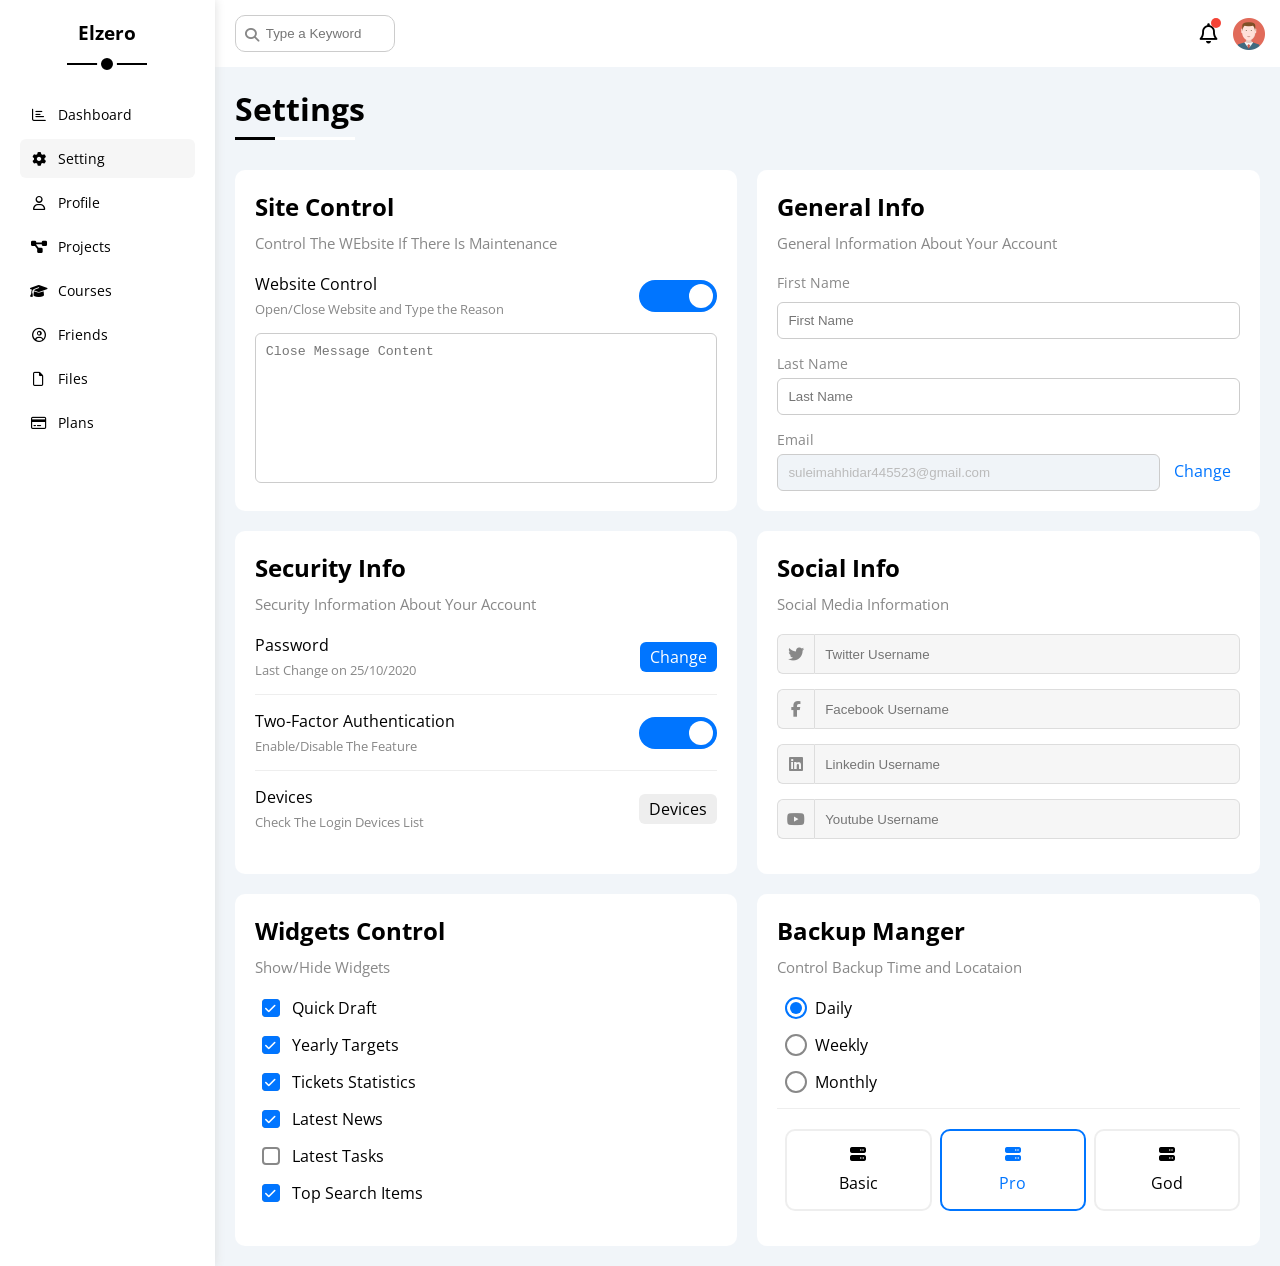
<file: Template 4 _ elzero/setting.html>
<!DOCTYPE html>
<html lang="en">
  <head>
    <meta charset="UTF-8" />
    <meta http-equiv="X-UA-Compatible" content="IE=edge" />
    <meta name="viewport" content="width=device-width, initial-scale=1.0" />
    <title>Settings</title>
    <link rel="stylesheet" href="css/all.min.css" />
    <link rel="stylesheet" href="css/framework.css" />
    <link rel="stylesheet" href="css/master.css" />
    <link rel="preconnect" href="https://fonts.googleapis.com" />
    <link rel="preconnect" href="https://fonts.gstatic.com" crossorigin />
    <link
      href="https://fonts.googleapis.com/css2?family=Cairo:wght@200..1000&family=Open+Sans:ital,wght@0,300..800;1,300..800&display=swap"
      rel="stylesheet"
    />
  </head>
  <body>
    <div class="page d-flex">
      <div class="sidebar bg-white p-20 p-relative">
        <h3 class="p-relative txt-c mt-0">Elzero</h3>
        <ul>
          <li>
            <a
              class="d-flex align-center fs-14 c-black rad-6 p-10"
              href="index.html"
            >
              <i class="fa-regular fa-chart-bar fa-fw"> </i>
              <span>Dashboard</span>
            </a>
          </li>
          <li>
            <a
              class="active d-flex align-center fs-14 c-black rad-6 p-10"
              href="setting.html"
            >
              <i class="fa-solid fa-gear fa-fw"> </i>
              <span>Setting</span>
            </a>
          </li>
          <li>
            <a
              class="d-flex align-center fs-14 c-black rad-6 p-10"
              href="profile.html"
            >
              <i class="fa-regular fa-user fa-fw"> </i>
              <span>Profile</span>
            </a>
          </li>
          <li>
            <a
              class="d-flex align-center fs-14 c-black rad-6 p-10"
              href="projects.html"
            >
              <i class="fa-solid fa-diagram-project fa-fw"> </i>
              <span>Projects</span>
            </a>
          </li>
          <li>
            <a
              class="d-flex align-center fs-14 c-black rad-6 p-10"
              href="courses.html"
            >
              <i class="fa-solid fa-graduation-cap fa-fw"> </i>
              <span>Courses</span>
            </a>
          </li>
          <li>
            <a
              class="d-flex align-center fs-14 c-black rad-6 p-10"
              href="friends.html"
            >
              <i class="fa-regular fa-circle-user fa-fw"> </i>
              <span>Friends</span>
            </a>
          </li>
          <li>
            <a
              class="d-flex align-center fs-14 c-black rad-6 p-10"
              href="files.html"
            >
              <i class="fa-regular fa-file fa-fw"> </i>
              <span>Files</span>
            </a>
          </li>
          <li>
            <a
              class="d-flex align-center fs-14 c-black rad-6 p-10"
              href="plans.html"
            >
              <i class="fa-regular fa-credit-card fa-fw"> </i>
              <span>Plans</span>
            </a>
          </li>
        </ul>
      </div>
      <div class="content w-full">
        <!-- Start Head -->
        <div class="head bg-white p-15 between-flex">
          <div class="search p-relative">
            <input class="p-10" type="search" placeholder="Type a Keyword" />
          </div>
          <div class="icons d-flex align-center">
            <span class="notification p-relative">
              <i class="fa-regular fa-bell fa-lg"></i>
            </span>
            <img src="imgs/avatar.png" alt="" />
          </div>
        </div>
        <!-- End Head -->
        <h1 class="p-relative">Settings</h1>
        <div class="settings-page m-20 d-grid gap-20">
          <!-- Start Setting box --> 
          <div class="p-20 bg-white rad-10">
            <h2 class="mt-0 mb-10">Site Control</h2>
            <p class="mt-0 mb-20 c-grey fs-15">Control The WEbsite If There Is Maintenance</p>
            <div class="mb-15 between-flex">
              <div>
                <span>Website Control</span>
                <p class="c-grey mt-5 mb-0 fs-13">Open/Close Website and Type the Reason</p>
              </div>
              <div>
                <label>
                  <input class="toggle-checkbox" type="checkbox" checked>
                  <div class="toggle-switch"></div>
                </label> 
              </div>
            </div>
            <textarea class="close-message b-none p-10 rad-6 d-block w-full" placeholder="Close Message Content"></textarea>
          </div>
          <!-- End Setting box -->
          <!-- Start Setting box -->
          <div class="p-20 bg-white rad-10">
            <h2 class="mt-0 mb-10">General Info</h2>
            <p class="mt-0 mb-20 c-grey fs-15">General Information About Your Account</p>
            <div class="mb-15">
              <label class="fs-14 c-grey d-block mb-10">First Name</label>
              <input 
              class="b-none border-ccc p-10 rad-6 d-block w-full" 
              type="text" 
              id="first" 
              placeholder="First Name"
              />
            </div>
            <div class="mb-15">
              <label class="fs-14 c-grey d-block mb-5">Last Name</label>
              <input 
              class="b-none border-ccc p-10 rad-6 d-block w-full" 
              type="text" 
              id="last" 
              placeholder="Last Name"
              />
            </div>
            <div>
              <label class="fs-14 c-grey d-block mb-5">Email</label>
              <input 
              class="email b-none border-ccc p-10 rad-6 d-block w-full" 
              type="email" 
              id="email" 
              value="suleimahhidar445523@gmail.com"
              disabled
              />
              <a class="c-blue pl-10" href="#">Change</a>
            </div>
          </div>
          <!-- End Setting box -->
          <!-- Start Setting box --> 
          <div class="p-20 bg-white rad-10">
            <h2 class="mt-0 mb-10">Security Info</h2>
            <p class="mt-0 mb-20 c-grey fs-15">Security Information About Your Account</p>
            <div class="sec-box mb-15 between-flex">
              <div>
                <span>Password</span>
                <p class="c-grey mt-5 mb-0 fs-13">Last Change on 25/10/2020</p>
              </div>
              <a href="#" class="button bg-blue c-white btn-shape">Change</a>
            </div>
            <div class="sec-box mb-15 between-flex">
              <div>
                <span>Two-Factor Authentication</span>
                <p class="c-grey mt-5 mb-0 fs-13">Enable/Disable The Feature</p>
              </div>
              <label>
                <input class="toggle-checkbox" type="checkbox" checked>
                <div class="toggle-switch"></div>
              </label> 
            </div>
            <div class="sec-box between-flex">
              <div>
                <span>Devices</span>
                <p class="c-grey mt-5 mb-0 fs-13">Check The Login Devices List</p>
              </div>
              <a href="#" class="bg-eee c-black btn-shape">Devices</a>
            </div>
          </div>
          <!-- End Setting box -->
          <!-- Start Setting box --> 
          <div class="social-boxes p-20 bg-white rad-10">
            <h2 class="mt-0 mb-10">Social Info</h2>
            <p class="mt-0 mb-20 c-grey fs-15">Social Media Information</p>
            <div class="d-flex align-center mb-15">
              <i class="fa-brands fa-twitter center-flex c-grey"></i>
              <input class="w-full" type="text" placeholder="Twitter Username">
            </div>
            <div class="d-flex align-center mb-15">
              <i class="fa-brands fa-facebook-f center-flex c-grey"></i>
              <input class="w-full" type="text" placeholder="Facebook Username">
            </div>
            <div class="d-flex align-center mb-15">
              <i class="fa-brands fa-linkedin center-flex c-grey"></i>
              <input class="w-full" type="text" placeholder="Linkedin Username">
            </div>
            <div class="d-flex align-center mb-15">
              <i class="fa-brands fa-youtube center-flex c-grey"></i>
              <input class="w-full" type="text" placeholder="Youtube Username">
            </div>
          </div>
          <!-- End Setting box -->
          <!-- Start Setting box --> 
          <div class="widgets-control p-20 bg-white rad-10">
            <h2 class="mt-0 mb-10">Widgets Control</h2>
            <p class="mt-0 mb-20 c-grey fs-15">Show/Hide Widgets</p>
            <div class="control d-flex align-center mb-15" >
              <input class="" type="checkbox" id="one" checked>
              <label for="one">Quick Draft</label>
            </div>
            <div class="control d-flex align-center mb-15">
              <input class="" type="checkbox" id="two" checked>
              <label for="two">Yearly Targets</label>
            </div>
            <div class="control d-flex align-center mb-15">
              <input class="" type="checkbox" id="three" checked>
              <label for="three">Tickets Statistics</label>
            </div>
            <div class="control d-flex align-center mb-15">
              <input class="" type="checkbox" id="four" checked>
              <label for="four">Latest News</label>
            </div>
            <div class="control d-flex align-center mb-15" checked>
              <input class="" type="checkbox" id="five">
              <label for="five">Latest Tasks</label>
            </div>
            <div class="control d-flex align-center mb-15">
              <input class="" type="checkbox" id="six" checked>
              <label for="siz">Top Search Items</label>
            </div>
          </div>
          <!-- End Setting box -->
          <!-- Start Setting box --> 
          <div class="backup-control p-20 bg-white rad-10">
            <h2 class="mt-0 mb-10">Backup Manger</h2>
            <p class="mt-0 mb-20 c-grey fs-15">Control Backup Time and Locataion</p>
            <div class="date d-flex align-center mb-15">
              <input type="radio" name="time" id="daily" checked>
              <label for="daily">Daily</label>
            </div>
            <div class="date d-flex align-center mb-15">
              <input type="radio" name="time" id="weekly">
              <label for="weekly">Weekly</label>
            </div>
            <div class="date d-flex align-center mb-15">
              <input type="radio" name="time" id="monthly">
              <label for="monthly">Monthly</label>
            </div>
            <div class="servers d-flex align-center txt-c">
              <input type="radio" name="servers" id="server-one">
              <div class="server mb-15 rad-10 w-full">
                <label class="d-block m-15" for="server-one">
                  <i class="fa-solid fa-server d-block mb-10"></i>
                  Basic
                </label>
              </div>
              <input type="radio" name="servers" id="server-two" checked>
              <div class="server mb-15 rad-10 w-full">
                <label class="d-block m-15" for="server-two">
                  <i class="fa-solid fa-server d-block mb-10"></i>
                  Pro
                </label>
              </div>
              <input type="radio" name="servers" id="server-three">
              <div class="server mb-15 rad-10 w-full">
                <label class="d-block m-15" for="server-three">
                  <i class="fa-solid fa-server d-block mb-10"></i>
                  God
                </label>
              </div>
            </div>
          </div>
          <!-- End Setting box -->
          
        </div>
    </div>
  </body> 
</html>
</file>
<file: Template 4 _ elzero/css/framework.css>
:root {
  --blue-color: #0075ff;
  --blue-alt-color: #0d69d5;
  --orange-color: #f59e0b;
  --green-color: #22c55e;
  --red-color: #f44336;
  --grey-color: #888;
}
/* Start Box */

.d-flex {
  display: flex;
}
.f-wrap {
  flex-wrap: wrap;
}
.align-center {
  align-items: center;
}
.space-between {
  justify-content: space-between;
}
.d-block {
  display: block;
}
@media (max-width: 767px) {
  .d-block-mobile {
    display: block;
  }
  .hide-mobile {
    display: none;
  }
}
.d-grid {
  display: grid;
}
.gap-20 {
  gap: 20px;
}
.gap-10 {
  gap: 10px;
}
/* End Box */
/* Start Padding + Margin */
.p-10 {
  padding: 10px;
}
.p-15 {
  padding: 15px;
}
.p-20 {
  padding: 20px;
}
.pt-10 {
  padding-top: 10px;
}
.pt-15 {
  padding-top: 15px;
}
.pt-20 {
  padding-top: 20px;
}
.pb-10 {
  padding-bottom: 10px;
}
.pb-15 {
  padding-bottom: 15px;
}
.pb-20 {
  padding-bottom: 20px;
}
.pl-10 {
  padding-left: 10px;
}
.pl-15 {
  padding-left: 15px;
}
.m-0 {
  margin: 0;
}
.m-15 {
  margin: 15px;
}
.m-20 {
  margin: 20px;
}
.mt-0 {
  margin-top: 0;
}
.mt-10 {
  margin-top: 10px;
}
.mt-5 {
  margin-top: 5px;
}
.mt-15 {
  margin-top: 15px;
}
.mt-20 {
  margin-top: 20px;
}
.mt-25 {
  margin-top: 25px;
}
.mr-10 {
  margin-right: 10px;
}
.mr-15 {
  margin-right: 15px;
}
.mb-0 {
  margin-bottom: 0;
}
.mb-5 {
  margin-bottom: 5px;
}
.mb-10 {
  margin-bottom: 10px;
}
.mb-15 {
  margin-bottom: 15px;
}
.mb-20 {
  margin-bottom: 20px;
}
.mb-25 {
  margin-bottom: 25px;
}
/* End Padding + Margin */
/* Start Color */
.bg-white {
  background-color: white;
}
.bg-eee {
  background-color: #eee;
}
.bg-blue {
  background-color: var(--blue-color);
}
.bg-orange {
  background-color: var(--orange-color);
}
.bg-green {
  background-color: var(--green-color);
}
.bg-red {
  background-color: var(--red-color);
}
.bg-orange {
  background-color: var(--orange-color);
}
.c-black {
  color: black;
}
.c-grey {
  color: var(--grey-color);
}
.c-white {
  color: white;
}
.c-blue {
  color: var(--blue-color);
}
.c-orange {
  color: var(--orange-color);
}
.c-green {
  color: var(--green-color);
}
.c-red {
  color: var(--red-color);
}
/* End Color */
/* Start Position */
.p-relative {
  position: relative;
}
.p-absolute {
  position: absolute;
}
/* End Position */
/* Start Font */
.txt-c {
  text-align: center;
}
.fw-bold {
  font-weight: bold;
}
.fs-14 {
  font-size: 14px;
}
.fs-13 {
  font-size: 13px;
}
.fs-15 {
  font-size: 15px;
}
.fs-25 {
  font-size: 25px;
}
@media (max-width: 767px) {
  .txt-c-mobile {
    text-align: center;
  }
}
/* End Font */
/* Start Border */
.rad-6 {
  border-radius: 6px;
}
.rad-10 {
  border-radius: 10px;
}
.rad-half {
  border-radius: 50%;
}
.b-none {
  border: none;
}
.border-ccc {
  border: 1px solid #ccc;
}
.border-eee {
  border: 1px solid #eee;
}
/* End Border */
/* Start width + height */
.w-full {
  width: 100%;
}
.h-full {
  height: 100%;
}
.w-fit {
  width: fit-content;
}
.w-100 {
  width: 100px;
}
.h-100 {
  height: 100px;
}
/* End width + height */
/* Start Components */
.center-flex {
  display: flex;
  align-items: center;
  justify-content: center;
}
.between-flex {
  display: flex;
  align-items: center;
  justify-content: space-between;
}
.btn-shape {
  padding: 4px 10px;
  border-radius: 6px;
}
/* End Components */
</file>
<file: Template 4 _ elzero/css/master.css>
:root {
  --blue-color: #0075ff;
  --blue-alt-color: #0d69d5;
  --orange-color: #f59e0b;
  --green-color: #22c55e;
  --red-color: #f44336;
  --grey-color: #888;
}
* {
  box-sizing: border-box;
}
*:focus {
  outline: none;
}
body {
  font-family: "Open Sans", sans-serif;
  margin: 0;
}
a {
  text-decoration: none;
}
ul {
  list-style: none;
  padding: 0;
}
::-webkit-scrollbar {
  width: 15px;
}
::-webkit-scrollbar-track {
  background-color: white;
}
::-webkit-scrollbar-thumb {
  background-color: var(--blue-color);
}
::-webkit-scrollbar-thumb:hover {
  background-color: var(--blue-alt-color);
}
.page {
  background: #f1f5f9;
  min-height: 100vh;
}
/* Start Sidebar */
.sidebar {
  width: 250px;
  box-shadow: 0 0 10px #ddd;
}
.sidebar > h3 {
  margin-bottom: 50px;
}
.sidebar > h3::before,
.sidebar > h3::after {
  content: "";

  position: absolute;
  background-color: black;
  left: 50%;
  transform: translateX(-50%);
}
.sidebar > h3::before {
  bottom: -20px;
  width: 80px;
  height: 2px;
}
.sidebar > h3::after {
  bottom: -29px;
  width: 12px;
  height: 12px;
  border-radius: 50%;
  border: 4px solid white;
}
.sidebar ul li a {
  transition: 0.3s;
  margin-bottom: 5px;
}
.sidebar ul li a:hover,
.sidebar ul li a.active {
  background-color: #f6f6f6;
}
.sidebar ul li a span {
  font-size: 14px;
  margin-left: 10px;
}
@media (max-width: 767px) {
  .sidebar {
    width: 58px;
    padding: 10px;
  }
  .sidebar > h3 {
    font-size: 13px;
    margin-bottom: 15px;
  }
  .sidebar > h3::before,
  .sidebar > h3::after {
    display: none;
  }
  .sidebar ul li a span {
    display: none;
  }
}
/* End Sidebar */
/* Start Content */
.content {
  overflow: hidden;
}
.head .search::before {
  font-family: var(--fa-style-family-classic);
  content: "\f002";
  font-weight: 900;
  position: absolute;
  left: 15px;
  top: 50%;
  transform: translateY(-50%);
  font-size: 14px;
  color: var(--grey-color);
}
.head .search input {
  border: 1px solid #ccc;
  border-radius: 10px;
  margin-left: 5px;
  padding-left: 30px;
  width: 160px;
  transition: width 0.3s;
}
.head .search input:focus {
  width: 200px;
  outline: none;
}
.head .search input:focus::placeholder {
  opacity: 0;
}
.head .icons .notification::before {
  content: "";
  position: absolute;
  width: 10px;
  height: 10px;
  background-color: var(--red-color);
  border-radius: 50%;
  right: -3px;
  top: -5px;
}
.head .icons img {
  width: 32px;
  height: 32px;
  margin-left: 15px;
}
.page h1 {
  margin: 20px 20px 40px;
}
.page h1::before,
.page h1::after {
  content: "";
  height: 3px;
  position: absolute;
  bottom: -10px;
  left: 0;
}
.page h1::before {
  background-color: white;
  width: 120px;
}
.page h1::after {
  background-color: black;
  width: 40px;
}
.wrapper {
  grid-template-columns: repeat(auto-fill, minmax(450px, 1fr));
  margin-left: 20px;
  margin-right: 20px;
  margin-bottom: 20px;
}
@media (max-width: 767px) {
  .wrapper {
    grid-template-columns: minmax(200px, 1fr);
    margin-left: 10px;
    margin-right: 10px;
    gap: 10px;
  }
}
/* End Content */
/* Start Welcome Widget */
.welcome {
  overflow: hidden;
}
.welcome .intro img {
  width: 200px;
  margin-bottom: -10px;
}
.welcome .avatar {
  width: 64px;
  height: 64px;
  border: 2px solid white;
  border-radius: 50%;
  padding: 2px;
  box-shadow: 0 0 5px #ddd;
  margin-left: 20px;
  margin-top: -32px;
}
.welcome .body {
  border-top: 1px solid #eee;
  border-bottom: 1px solid #eee;
}
.welcome .body > div {
  flex: 1;
}
.welcome .visit {
  margin: 0 15px 15px auto;
  transition: 0.3s;
}
.welcome .visit:hover {
  background-color: var(--blue-alt-color);
}
@media (max-width: 767px) {
  .welcome .intro {
    padding-bottom: 30px;
  }
  .welcome .avatar {
    margin-left: 0;
  }
  .welcome .body > div:not(:last-child) {
    margin-bottom: 20px;
  }
}
/* End Welcome Widget */
/* Start Quick Draft */
.quick-draft textarea {
  resize: none;
  min-height: 180px;
}
.quick-draft .save {
  margin-left: auto;
  transition: 0.3s;
  cursor: pointer;
}
.quick-draft .save:hover {
  background-color: var(--blue-alt-color);
}
/* End Quick Draft */
/* Start Targets */
.targets .target-row .icon {
  width: 80px;
  height: 80px;
  margin-right: 15px;
}
.targets .details {
  flex: 1;
}
.targets .details .progress {
  height: 4px;
}
.targets .details .progress > span {
  position: absolute;
  left: 0;
  top: 0;
  height: 100%;
}
.targets .details .progress > span span {
  position: absolute;
  bottom: 16px;
  right: -16px;
  color: white;
  padding: 2px 5px;
  border-radius: 6px;
  font-size: 13px;
}
.targets .details .progress > span span::after {
  content: "";
  border-color: transparent;
  border-width: 5px;
  border-style: solid;
  position: absolute;
  bottom: -9px;
  left: 50%;
  transform: translateX(-50%);
}
.targets .details .progress > .blue span::after {
  border-top-color: var(--blue-color);
}
.targets .details .progress > .orange span::after {
  border-top-color: var(--orange-color);
}
.targets .details .progress > .green span::after {
  border-top-color: var(--green-color);
}
.blue .icon,
.blue .progress {
  background-color: rgb(0 117 255 / 20%);
}
.orange .icon,
.orange .progress {
  background-color: rgb(245 158 11 / 20%);
}
.green .icon,
.green .progress {
  background-color: rgb(34 197 94 / 20%);
}
/* End Targets */
/* Start Tickets */
.tickets .box {
  border: 1px solid #ccc;
  width: calc(50% - 10px);
}
@media (max-width: 767px) {
  .tickets .box {
    width: 100%;
  }
}
/* End Tickets */
/* Start Latest News */
.latest-news .news-row:not(:last-of-type) {
  margin-bottom: 20px;
  padding-bottom: 20px;
  border: 1px solid #eee;
}
.latest-news .news-row img {
  width: 100px;
  border-radius: 6px;
  margin-right: 15px;
}
.latest-news .info {
  flex-grow: 1;
}
.latest-news .info h3 {
  margin: 0 0 6px;
  font-size: 16px;
}
@media (max-width: 767px) {
  .latest-news .news-row {
    display: block;
  }
  .latest-news .news-row .label {
    margin: 10px auto;
    width: fit-content;
  }
}
/* End Latest News */
/* Start Tasks  */
.tasks .task-row:not(:last-of-type) {
  margin-bottom: 15px;
  padding-bottom: 15px;
  border-bottom: 1px solid #eee;
}
.tasks .info {
  flex-grow: 1;
}
.tasks .done {
  opacity: 0.3;
}
.tasks .done h3,
.tasks .done p {
  text-decoration: line-through;
}
.tasks .delete {
  cursor: pointer;
  transition: 0.3s;
}
.tasks .delete:hover {
  color: var(--red-color);
}
/* End Tasks  */
/* Start Latest Uploads */
.latest-uploads ul li:not(:last-child) {
  border-bottom: 1px solid #eee;
}
.latest-uploads ul li img {
  width: 40px;
  height: 40px;
}
/* End Latest Uploads */
/* Start Last Project Progress Widget */
.last-project ul::before {
  content: "";
  position: absolute;
  left: 11px;
  width: 2px;
  height: 100%;
  background-color: var(--blue-color);
}
.last-project ul li::before {
  content: "";
  width: 20px;
  height: 20px;
  border-radius: 50%;
  background-color: white;
  border: 2px solid white;
  outline: 2px solid var(--blue-color);
  margin-right: 15px;
  z-index: 1;
}
.last-project ul li.done::before {
  background-color: var(--blue-color);
}
.last-project ul li.current::before {
  animation: change-color 0.8s infinite alternate;
}
.last-project .launch-icon {
  position: absolute;
  width: 160px;
  right: 0;
  bottom: 0;
  opacity: 0.1;
}
/* End Last Project Progress Widget */
/* Start Reminders */
.reminders ul li .key {
  width: 15px;
  height: 15px;
}
.reminders ul li > .blue {
  border-left: 2px solid var(--blue-color);
}
.reminders ul li > .green {
  border-left: 2px solid var(--green-color);
}
.reminders ul li > .orange {
  border-left: 2px solid var(--orange-color);
}
.reminders ul li > .red {
  border-left: 2px solid var(--red-color);
}
/* End Reminders */
/* Start Latest Post Widget */
.latest-post .avatar {
  width: 48px;
  height: 48px;
}
.latest-post .post-content {
  text-transform: capitalize;
  line-height: 1.8;
  border-top: 1px solid #eee;
  border-bottom: 1px solid #eee;
  min-height: 140px;
}
/* End Latest Post Widget */
/* Start Social Media Widget */
.social-media .box {
  padding-left: 70px;
}
.social-media .box i {
  position: absolute;
  left: 0;
  top: 0;
  width: 52px;
  transition: 0.3s;
}
.social-media .box i:hover {
  transform: rotate(5deg);
}
.social-media .twitter {
  background-color: rgb(29 161 242 / 20%);
  color: #1da1f2;
}
.social-media .twitter i,
.social-media .twitter a {
  background-color: #1da1f2;
}
.social-media .facebook {
  background-color: rgb(29 161 242 / 20%);
  color: #1877f2;
}
.social-media .facebook i,
.social-media .facebook a {
  background-color: #1877f2;
}
.social-media .youtube {
  background-color: rgb(255 0 0 / 20%);
  color: #ff0000;
}
.social-media .youtube i,
.social-media .youtube a {
  background-color: #ff0000;
}
.social-media .linkedin {
  background-color: rgb(0 119 181 / 20%);
  color: #0077b5;
}
.social-media .linkedin i,
.social-media .linkedin a {
  background-color: #0077b5;
}
/* End Social Media Widget */
/* Start Projects table */
.projects .responsive-table {
  overflow-x: auto;
}
.projects table {
  min-width: 1000px;
  border-spacing: 0;
}
.projects thead td {
  background-color: #eee;
  font-weight: bold;
}
.projects table td {
  padding: 15px;
}
.projects tbody td {
  border-bottom: 1px solid #eee;
  border-left: 1px solid #eee;
  transition: 0.3s;
}
.projects tbody tr:hover td {
  background-color: #faf7f7;
}
.projects tbody td:last-child {
  border-right: 1px solid #eee;
}
.projects table img {
  width: 32px;
  height: 32px;
  border-radius: 50%;
  padding: 2px;
  background-color: white;
}
.projects table img:not(:first-child) {
  margin-left: -20px;
}
.projects table .label {
  font-size: 13px;
}
/* End Projects table */
/* Start Settings */
.settings-page {
  grid-template-columns: repeat(auto-fill, minmax(500px, 1fr));
}
@media (max-width: 767px) {
  .settings-page {
    grid-template-columns: minmax(100px, 1fr);
    margin-right: 10px;
    margin-left: 10px;
  }
}
.settings-page .close-message {
  border: 1px solid #ccc;
  resize: none;
  min-height: 150px;
}
.settings-page .close-message:focus {
  outline: none;
  caret-color: #bbb;
}
.settings-page .email {
  display: inline-flex;
  width: calc(100% - 80px);
}
.settings-page .sec-box {
  padding-bottom: 15px;
}
.settings-page .sec-box:not(:last-of-type) {
  border-bottom: 1px solid #eee;
}
.settings-page .sec-box .button {
  transition: 0.3s;
}
.settings-page .sec-box .button:hover {
  background-color: var(--blue-alt-color);
}
.settings-page .social-boxes i {
  width: 40px;
  height: 40px;
  background-color: #f6f6f6;
  border: 1px solid #ddd;
  border-right: none;
  border-radius: 6px 0 0 6px;
  transition: 0.3s;
}
.settings-page .social-boxes input {
  height: 40px;
  background-color: #f6f6f6;
  border: 1px solid #ddd;
  padding-left: 10px;
  border-radius: 0 6px 6px 0;
}
.settings-page .social-boxes > div:focus-within i {
  color: black;
}
.widgets-control .control input[type="checkbox"] {
  -webkit-apperance: none;
  appearance: none;
}
.settings-page .widgets-control .control label {
  padding-left: 30px;
  cursor: pointer;
  position: relative;
}
.settings-page .widgets-control .control label::before {
  content: "";
  position: absolute;
  left: 0;
  top: 50%;
  margin-top: -9px;
  border-radius: 4px;
  width: 14px;
  height: 14px;
  border: 2px solid var(--grey-color);
  transition: 0.3s;
}
.settings-page .widgets-control .control label:hover::before {
  border-color: var(--blue-alt-color);
}
.settings-page .widgets-control .control label::after {
  font-family: var(--fa-style-family-classic);
  content: "\f00c";
  font-weight: 900;
  position: absolute;
  left: 0;
  top: 50%;
  margin-top: -9px;
  background-color: var(--blue-color);
  color: white;
  font-size: 12px;
  border-radius: 4px;
  width: 18px;
  height: 18px;
  display: flex;
  justify-content: center;
  align-items: center;
  transform: scale(0) rotate(360deg);
  transition: 0.3s;
}
.widgets-control .control input[type="checkbox"]:checked + label::after {
  transform: scale(1);
}
.backup-control input[type="radio"] {
  -webkit-apperance: none;
  appearance: none;
}
.backup-control .date label {
  padding-left: 30px;
  cursor: pointer;
  position: relative;
}
.backup-control .date label::before {
  content: "";
  position: absolute;
  left: 0;
  top: 50%;
  margin-top: -11px;
  width: 18px;
  height: 18px;
  border: 2px solid var(--grey-color);
  border-radius: 50%;
}
.backup-control .date label::after {
  content: "";
  position: absolute;
  left: 5px;
  top: 5px;
  width: 12px;
  height: 12px;
  background-color: var(--blue-color);
  border-radius: 50%;
  transition: 0.3s;
  transform: scale(0);
}
.backup-control .date input[type="radio"]:checked + label::before {
  border-color: var(--blue-color);
}
.backup-control .date input[type="radio"]:checked + label::after {
  transform: scale(1);
}
.backup-control .servers {
  border-top: 1px solid #eee;
  padding-top: 20px;
}
@media (max-width: 767px) {
  .backup-control .servers {
    flex-wrap: wrap;
  }
}
.backup-control .servers .server {
  border: 2px solid #eee;
  position: relative;
}
.backup-control .servers .server label {
  cursor: pointer;
}
.backup-control .servers input[type="radio"]:checked + .server {
  border-color: 2px solid var(--blue-color);
  color: var(--blue-color);
}

.toggle-checkbox {
  -webkit-apperance: none;
  appearance: none;
  display: none;
}
.toggle-switch {
  background-color: #ccc;
  width: 78px;
  height: 32px;
  border-radius: 16px;
  position: relative;
  transition: 0.3s;
  cursor: pointer;
}
.toggle-switch::before {
  content: "";
  position: absolute;
  background-color: white;
  width: 24px;
  height: 24px;
  border-radius: 50%;
  top: 4px;
  left: 4px;
  transition: 0.3s;
}
.toggle-checkbox:checked + .toggle-switch {
  background-color: var(--blue-color);
}
.toggle-checkbox:checked + .toggle-switch::before {
  left: 50px;
}
.settings-page :disabled {
  cursor: no-drop;
  background-color: #f0f4f8;
  color: #bbb;
}
/* End Settings */
/* Start Profile */
@media (max-width: 767px) {
  .profile-page .overview {
    flex-direction: column;
  }
}
.profile-page .avatar-box {
  width: 300px;
}
@media (min-width: 768px) {
  .profile-page .avatar-box {
    border-right: 1px solid #eee;
  }
}
.profile-page .avatar-box > img {
  width: 120px;
  height: 120px;
}
.profile-page .avatar-box .level {
  height: 6px;
  overflow: hidden;
  margin: auto;
  width: 70%;
}
.profile-page .avatar-box .level span {
  position: absolute;
  left: 0;
  top: 0;
  height: 100%;
  background-color: var(--blue-color);
  border-radius: 6px;
}
.profile-page .info-box .box {
  flex-wrap: wrap;
  border-bottom: 1px solid #eee;
  transition: 0.3s;
}
.profile-page .info-box .box:hover {
  background-color: #f9f9f9;
}
.profile-page .info-box .box > div {
  min-width: 250px;
  padding: 10px 0 0;
}
.profile-page .info-box h4 {
  font-weight: normal;
}
/* Start Training Code */
.profile-page .info-box .toggle-switch {
  height: 20px;
}
@media (max-width: 767px) {
  .profile-page .info-box .toggle-switch {
    margin: auto;
  }
}
.profile-page .info-box .toggle-switch::before {
  width: 12px;
  height: 12px;
  font-size: 8px;
}
.profile-page .info-box .toggle-checkbox:checked + .toggle-switch::before {
  left: 62px;
}
/* End Training Code */
@media (max-width: 767px) {
  .profile-page .other-data {
    flex-direction: column;
  }
}
.profile-page .skills-card {
  flex-grow: 1;
}
.profile-page .skills-card ul li {
  padding: 15px 0;
}
.profile-page .skills-card ul li:not(:last-child) {
  border-bottom: 1px solid #eee;
}
.profile-page .skills-card ul li span {
  display: inline-flex;
  padding: 4px 10px;
  background-color: #eee;
  border-radius: 6px;
  font-size: 14px;
}
.profile-page .skills-card ul li span:not(:last-child) {
  margin-right: 5px;
}
.profile-page .activities {
  flex-grow: 2;
}
.profile-page .activities .activity:not(:last-child) {
  border-bottom: 1px solid #eee;
  padding-bottom: 20px;
  margin-bottom: 20px;
}
.profile-page .activities .activity img {
  width: 64px;
  height: 64px;
  border-radius: 50%;
  margin-right: 10px;
}
@media (min-width: 768px) {
  .profile-page .activities .activity .date {
    margin-left: auto;
    text-align: right;
  }
}
@media (max-width: 767px) {
  .profile-page .activities .activity:not(:last-child) {
    margin-bottom: 25px;
  }
  .profile-page .activities .activity {
    flex-direction: column;
    margin-top: 10px;
  }
  .profile-page .activities .activity img {
    margin-right: 0;
    margin-bottom: 15px;
  }
  .profile-page .activities .activity .date {
    margin-top: 15px;
  }
}
/* End Profile */
/* Start Porjects */
.projects-page {
  grid-template-columns: repeat(auto-fill, minmax(500px, 1fr));
}
@media (max-width: 767px) {
  .projects-page {
    grid-template-columns: minmax(200px, 1fr);
    margin-left: 10px;
    margin-right: 10px;
    gap: 10px;
  }
}
.projects-page .project .date {
  position: absolute;
  right: 10px;
  top: 10px;
}
.projects-page .project h4 {
  font-weight: normal;
}
.projects-page .project .team {
  position: relative;
  min-height: 80px;
}
.projects-page .project .team a {
  position: absolute;
  left: 0;
  bottom: 0;
}
.projects-page .project .team a:nth-child(2) {
  left: 25px;
}
.projects-page .project .team a:nth-child(3) {
  left: 50px;
}
.projects-page .project .team a:nth-child(4) {
  left: 75px;
}
.projects-page .project .team a:nth-child(5) {
  left: 100px;
}
.projects-page .project .team a:hover {
  z-index: 100;
}
.projects-page .project .team a img {
  width: 40px;
  height: 40px;
  border-radius: 50%;
  border: 2px solid white;
}
.projects-page .project .do {
  justify-content: flex-end;
  border-top: 1px solid #eee;
  padding-top: 15px;
  margin-top: 15px;
}
@media (max-width: 767px) {
  .projects-page .project .do {
    flex-direction: column;
  }
}
.projects-page .project .do span {
  padding: 3px 8px;
  margin-left: 5px;
  width: fit-content;
}
@media (max-width: 767px) {
  .projects-page .project .do span:not(:last-child) {
    margin-bottom: 15px;
  }
}
.projects-page .project .info {
  border-top: 1px solid #eee;
  margin-top: 15px;
  padding-top: 15px;
}
@media (max-width: 767px) {
  .projects-page .project .info {
    flex-direction: column;
  }
}
.projects-page .project .prog {
  height: 8px;
  width: 260px;
  position: relative;
  border-radius: 6px;
}
@media (max-width: 767px) {
  .projects-page .project .prog {
    margin-bottom: 15px;
  }
}
.projects-page .project .prog span {
  position: absolute;
  top: 0;
  left: 0;
  height: 100%;
  border-radius: 6px;
}
/* End Porjects */
/* Start Courses Page */
.courses-page {
  grid-template-columns: repeat(auto-fill, minmax(300px, 1fr));
}
@media (max-width: 767px) {
  .courses-page {
    grid-template-columns: minmax(200px, 1fr);
    margin-left: 10px;
    margin-right: 10px;
    gap: 10px;
  }
}
.courses-page .course {
  overflow: hidden;
}
.courses-page .course .cover {
  max-width: 100%;
}
.courses-page .course .instructor {
  position: absolute;
  width: 64px;
  height: 64px;
  border-radius: 50%;
  top: 20px;
  left: 20px;
  border: 3px solid white;
}
.courses-page .course .description {
  line-height: 1.6;
}
.courses-page .course .info {
  border-top: 1px solid #eee;
  font-size: 13px;
}
.courses-page .course .info .title {
  position: absolute;
  top: -13px;
  left: 50%;
  transform: translateX(-50%);
  font-size: 13px;
  height: 27px;
}
/* End Courses Page */
/* Start Friends */
.friends-page {
  grid-template-columns: repeat(auto-fill, minmax(300px, 1fr));
}
@media (max-width: 767px) {
  .friends-page {
    grid-template-columns: minmax(200px, 1fr);
    margin-left: 10px;
    margin-right: 10px;
    gap: 10px;
  }
}
.friends-page .contact {
  position: absolute;
  left: 10px;
  top: 10px;
}
.friends-page .contact i {
  background-color: #eee;
  padding: 10px;
  border-radius: 50%;
  color: #666;
  font-size: 14px;
  cursor: pointer;
  transition: 0.3s;
}
.friends-page .contact i:hover {
  background-color: var(--blue-color);
  color: white;
}
.friends-page .friend .icons {
  border-top: 1px solid #eee;
  border-bottom: 1px solid #eee;
  margin-top: 15px;
  margin-bottom: 15px;
  padding-top: 15px;
  padding-bottom: 15px;
}
.friends-page .friend .icons i {
  margin-right: 5px;
}
.friends-page .friend .icons .vip {
  position: absolute;
  right: 0;
  top: 50%;
  transform: translateY(-50%);
  font-size: 40px;
  opacity: 0.3;
  padding-left: 10px;
  padding-right: 10px;
}
/* End Friends */
/* Start Files */
.files-page {
  flex-direction: row-reverse;
  align-items: flex-start;
}
@media (max-width: 767px) {
  .files-page {
    flex-direction: column;
    align-items: normal;
  }
}
.files-page .files-stats {
  min-width: 260px;
}
.files-page .files-stats .icon {
  width: 40px;
  height: 40px;
  margin-right: 10px;
}
.files-page .files-stats .size {
  margin-left: auto;
}
.files-page .files-stats .blue {
  background-color: rgb(0 117 255 / 20%);
}
.files-page .files-stats .green {
  background-color: rgb(34 197 94 / 20%);
}
.files-page .files-stats .red {
  background-color: rgb(244 67 54 / 20%);
}
.files-page .files-stats .orange {
  background-color: rgb(245 158 11 / 20%);
}
.files-page .files-stats .upload {
  margin: 15px auto 0;
  padding: 10px 15px;
  transition: 0.3s;
}
.files-page .files-stats .upload:hover {
  background-color: var(--blue-alt-color);
}
.files-page .files-stats .upload:hover i {
  animation: go-up 0.8s infinite;
}
.files-page .files-content {
  flex: 1;
  grid-template-columns: repeat(auto-fill, minmax(200px, 1fr));
}
.files-page .files-content img {
  width: 64px;
  height: 64px;
  transition: 0.3s;
}
.files-page .files-content .file:hover img {
  transform: rotate(5deg);
}
.files-page .files-content .info {
  border-top: 1px solid #eee;
}
/* End Files */
/* Start Plans */
.plans-page {
  grid-template-columns: repeat(auto-fill, minmax(450px, 1fr));
}
@media (max-width: 767px) {
  .plans-page {
    grid-template-columns: minmax(250px, 1fr);
    margin-left: 10px;
    margin-right: 10px;
    gap: 10px;
  }
}
.plans-page .plan .top {
  border: 3px solid white;
  outline: 3px solid transparent;
}
.plans-page .plan.green .top {
  outline-color: var(--green-color);
}
.plans-page .plan.blue .top {
  outline-color: var(--blue-color);
}
.plans-page .plan.orange .top {
  outline-color: var(--orange-color);
}
.plans-page .plan .price {
  position: relative;
  font-size: 40px;
  width: fit-content;
  margin: auto;
}
.plans-page .plan .price span {
  position: absolute;
  left: -20px;
  top: 0;
  font-size: 25px;
}
.plans-page .plan ul li {
  padding: 15px 0;
  display: flex;
  align-items: center;
  font-size: 15px;
  border-bottom: 1px solid #eee;
}
.plans-page .plan ul li .yes {
  color: var(--green-color);
}
.plans-page .plan ul li i:not(.yes, .help) {
  color: var(--red-color);
}
.plans-page .plan ul li i:first-child {
  font-size: 18px;
  margin-right: 5px;
}
.plans-page .plan ul li .help {
  color: var(--grey-color);
  margin-left: auto;
  cursor: pointer;
}
/* End Plans */
/* Start Animation */
@keyframes change-color {
  from {
    background-color: var(--blue-color);
  }
  to {
    background-color: white;
  }
}
@keyframes go-up {
  0%,
  100% {
    transform: translateY(0);
  }
  50% {
    transform: translateY(-5px);
  }
}
/* End Animation */
</file>
